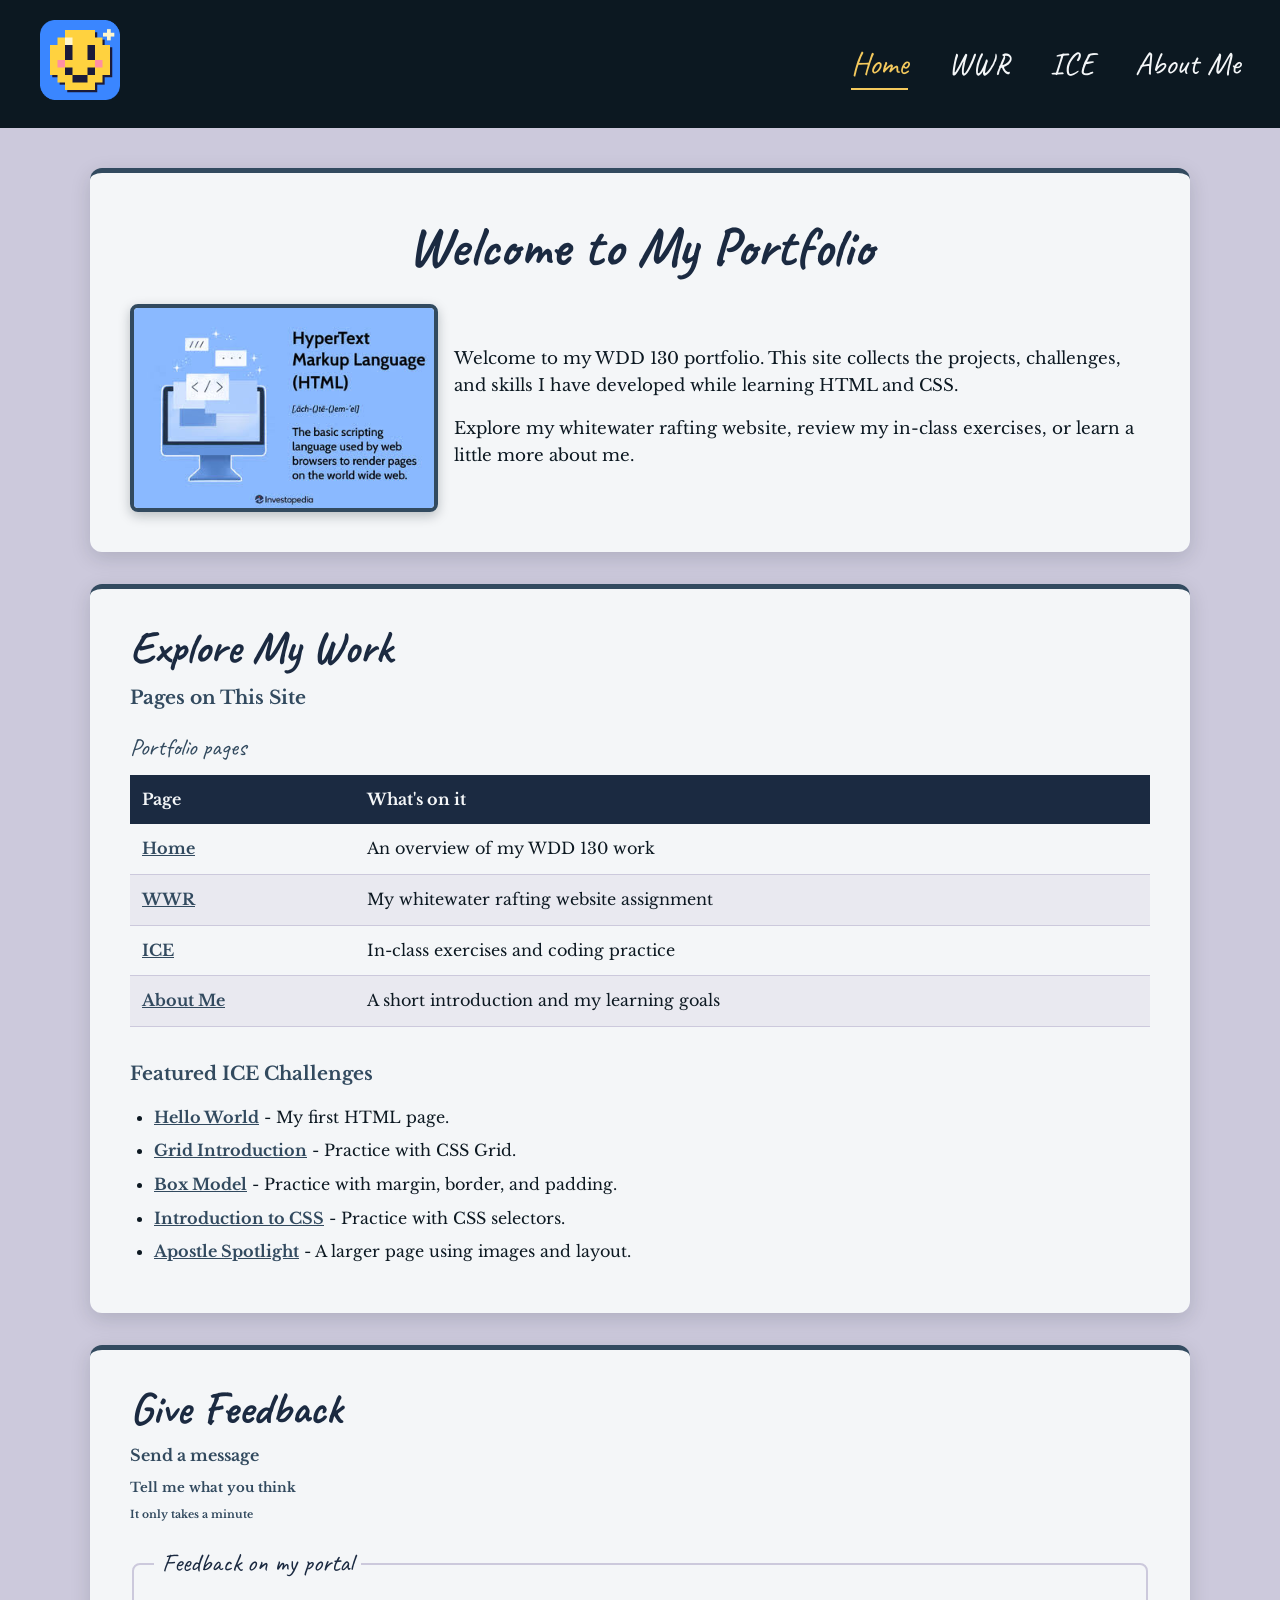
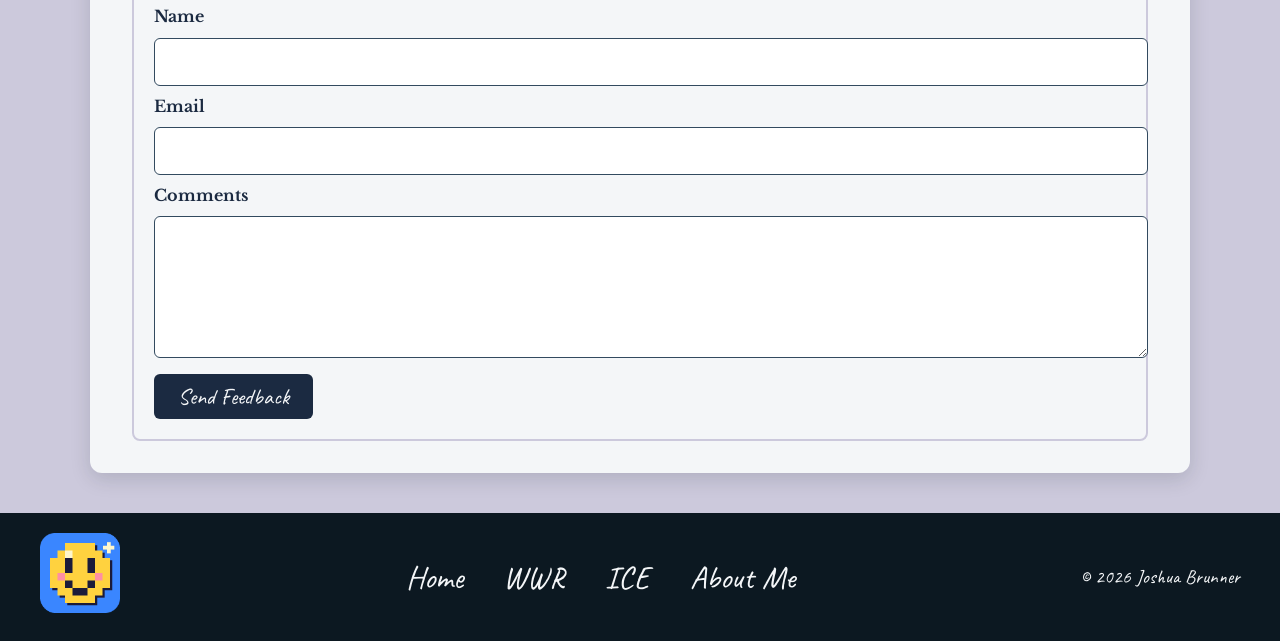
<file: index.html>
<!DOCTYPE html>
<html lang="en">
<head>
    <meta charset="UTF-8">
    <meta name="viewport" content="width=device-width, initial-scale=1.0">
    <link rel="stylesheet" href="styles/portal-page-style.css">
    <link rel="preconnect" href="https://fonts.googleapis.com">
    <link rel="preconnect" href="https://fonts.gstatic.com" crossorigin>
    <link href="https://fonts.googleapis.com/css2?family=Caveat:wght@400..700&family=Libre+Baskerville:ital,wght@0,400..700;1,400..700&display=swap" rel="stylesheet">
    <title>Joshua's WDD 130 Portfolio</title>
</head>
<body>
    <header class="bar">
        <a href="index.html">
            <img class="logo" src="images/logo3.png" width="250" height="250" alt="Joshua's portfolio logo">
        </a>
        <nav class="navigation" aria-label="Main navigation">
            <ul class="nav-list">
                <li><a href="index.html" aria-current="page">Home</a></li>
                <li><a href="wwr/">WWR</a></li>
                <li><a href="ice/ice.html">ICE</a></li>
                <li><a href="about-me.html">About Me</a></li>
            </ul>
        </nav>
    </header>

    <main>
        <section id="mainparagraph" aria-labelledby="welcome-heading">
            <h1 id="welcome-heading">Welcome to My Portfolio</h1>
            <img class="welcome-image" src="images/idk.jpg" alt="Illustration explaining HTML and web development">
            <div>
                <p>Welcome to my WDD 130 portfolio. This site collects the projects, challenges, and skills I have developed while learning HTML and CSS.</p>
                <p>Explore my whitewater rafting website, review my in-class exercises, or learn a little more about me.</p>
            </div>
        </section>

        <section id="sitemap" aria-labelledby="sitemap-heading">
            <h2 id="sitemap-heading">Explore My Work</h2>
            <h3>Pages on This Site</h3>
            <table>
                <caption>Portfolio pages</caption>
                <thead>
                    <tr>
                        <th scope="col">Page</th>
                        <th scope="col">What's on it</th>
                    </tr>
                </thead>
                <tbody>
                    <tr>
                        <td><a href="index.html">Home</a></td>
                        <td>An overview of my WDD 130 work</td>
                    </tr>
                    <tr>
                        <td><a href="wwr/">WWR</a></td>
                        <td>My whitewater rafting website assignment</td>
                    </tr>
                    <tr>
                        <td><a href="ice/ice.html">ICE</a></td>
                        <td>In-class exercises and coding practice</td>
                    </tr>
                    <tr>
                        <td><a href="about-me.html">About Me</a></td>
                        <td>A short introduction and my learning goals</td>
                    </tr>
                </tbody>
            </table>

            <h3 class="project-heading">Featured ICE Challenges</h3>
            <ul class="project-list">
                <li><a href="ice/hello-world.html" target="_blank" rel="noopener">Hello World</a> - My first HTML page.</li>
                <li><a href="ice/grid-intro.html" target="_blank" rel="noopener">Grid Introduction</a> - Practice with CSS Grid.</li>
                <li><a href="ice/box-model.html" target="_blank" rel="noopener">Box Model</a> - Practice with margin, border, and padding.</li>
                <li><a href="ice/intro-to-css.html" target="_blank" rel="noopener">Introduction to CSS</a> - Practice with CSS selectors.</li>
                <li><a href="ice/apostle_spotlight/apostles.html" target="_blank" rel="noopener">Apostle Spotlight</a> - A larger page using images and layout.</li>
            </ul>
        </section>

        <section id="feedback" aria-labelledby="feedback-heading">
            <h2 id="feedback-heading">Give Feedback</h2>
            <h4>Send a message</h4>
            <h5>Tell me what you think</h5>
            <h6>It only takes a minute</h6>
            <form action="index.html" method="get">
                <fieldset>
                    <legend>Feedback on my portal</legend>
                    <label for="name">Name</label>
                    <input type="text" id="name" name="name" required>
                    <label for="email">Email</label>
                    <input type="email" id="email" name="email" required>
                    <label for="comments">Comments</label>
                    <textarea id="comments" name="comments" required></textarea>
                    <button type="submit">Send Feedback</button>
                </fieldset>
            </form>
        </section>
    </main>

    <footer class="bar">
        <a href="index.html">
            <img class="logo" src="images/logo3.png" width="250" height="250" alt="Joshua's portfolio logo">
        </a>
        <nav class="navigation" aria-label="Footer navigation">
            <ul class="nav-list">
                <li><a href="index.html">Home</a></li>
                <li><a href="wwr/">WWR</a></li>
                <li><a href="ice/ice.html">ICE</a></li>
                <li><a href="about-me.html">About Me</a></li>
            </ul>
        </nav>
        <p id="year">&copy; 2026 Joshua Brunner</p>
    </footer>
</body>
</html>
</file>
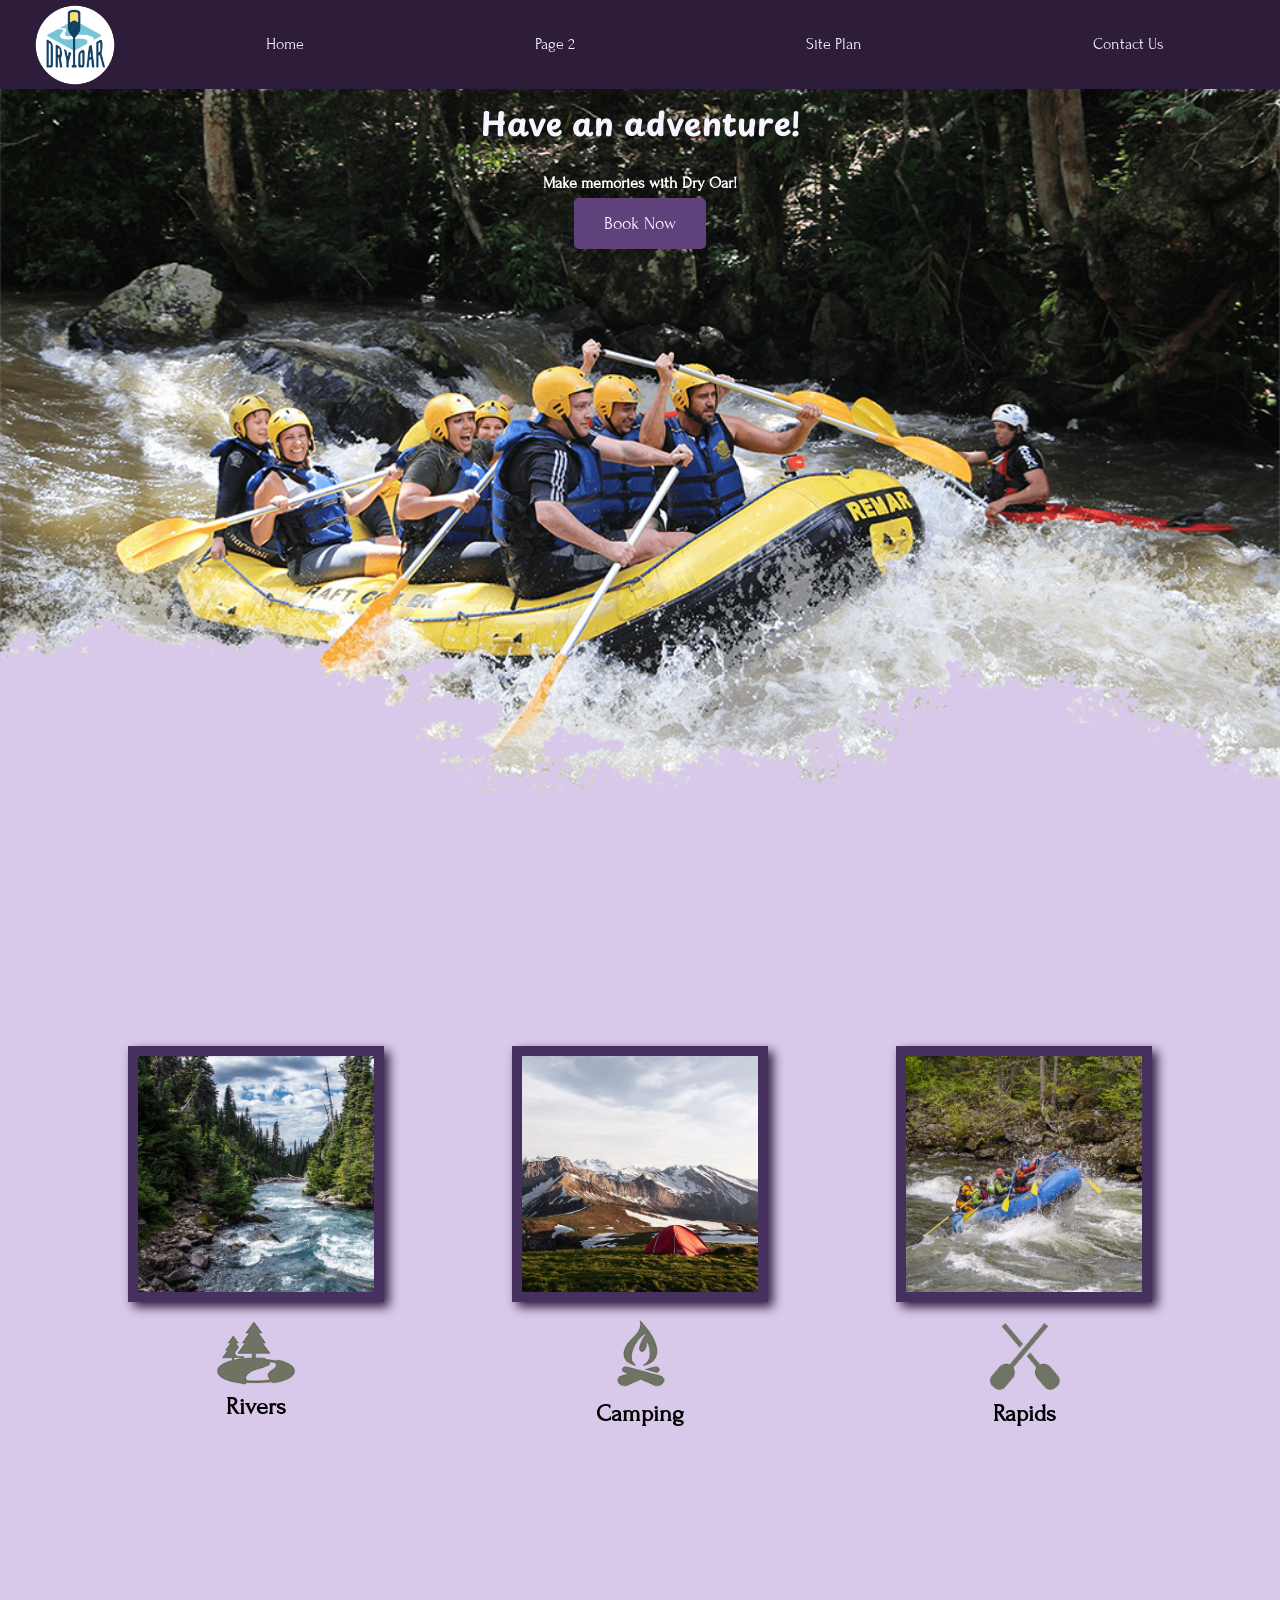
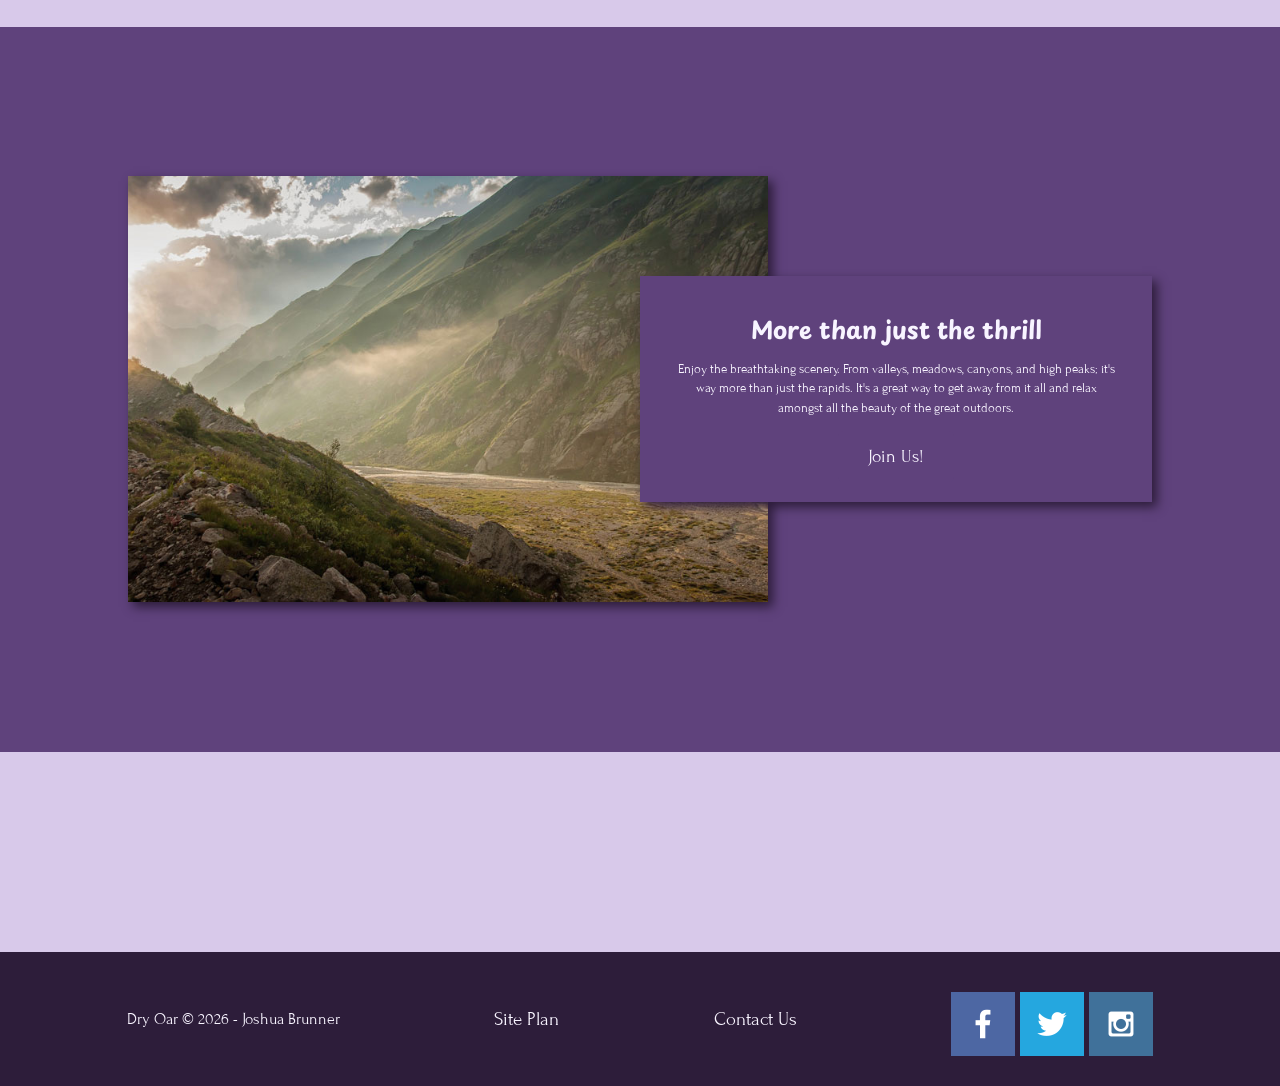
<file: wwr/index.html>
<!DOCTYPE html>
<html lang="en">
<head>
    <meta charset="UTF-8">
    <meta name="viewport" content="width=device-width, initial-scale=1.0">
    <title>Whitewater Rafting Vacations | Dry Oar Boating | Home</title>
    <link rel="stylesheet" href="styles/style.css">
</head>
<body>
    <div id="content">
        <header> 
            <a id="logo_link" href="index.html">
                <img class="logo" src="images/logo.png" alt="Dry Oar Logo">
            </a>
            <nav>
                <a href="index.html">Home</a>
                <a href="#">Page 2</a>
                <a href="site-plan-rafting.html">Site Plan</a>
                <a href="contactus.html">Contact Us</a>
            </nav>
        </header>

        <div id="hero"> 
            <div id="hero-box">
                <img id="hero-img" src="images/hero.png" alt="People Enjoy Rafting">
            </div>
            <section id="hero-msg">
                <h1 class="home-title">Have an adventure!</h1>
                <h4>Make memories with Dry Oar!</h4>
                <div class="button-box">
                    <a class="book" href="contactus.html">Book Now</a>
                </div>
            </section>
        </div>
        <main class="home-grid"> 
            <section class="rivers-card">
                <img class="card-img" src="images/rivers.jpg" alt="river in forest">
                <img class="icon" src="images/river_icon.png" alt="river icon">
                <h2>Rivers</h2>
            </section>
            <section class="camping-card">
                <img class="card-img" src="images/camping.jpg" alt="tent in mountains">
                <img class="icon" src="images/fire_icon.png" alt="fire icon">
                <h2>Camping</h2>
            </section>
            <section class="rapids-card">
                <img class="card-img" src="images/rapids.jpg" alt="rafting boat">
                <img class="icon" src="images/oars.png" alt="oars icon">
                <h2>Rapids</h2>
            </section>
            <div id="background"></div>
            <img class="mountains" src="images/mountains.jpg" alt="Misty mountains">
            <section class="msg">
                <h2>More than just the thrill</h2>
                <p>Enjoy the breathtaking scenery. From valleys, meadows, canyons, and high peaks; it's way more than just the rapids. It's a great way to get away from it all and relax amongst all the beauty of the great outdoors.</p>
                <a class="join" href="rivers.html">Join Us!</a>
            </section>
        </main>
        <footer>
            <p>Dry Oar &copy; 2026 - Joshua Brunner</p>
            <p><a href="site-plan-rafting.html">Site Plan</a></p>
            <p><a href="contactus.html">Contact Us</a></p>
            <div class="social">
                <a href="https://facebook.com" target="_blank">
                    <img src="images/facebook.png" alt="fb icon">
                </a>
                <a href="https://twitter.com" target="_blank">
                    <img src="images/twitter.png" alt="twitter icon">
                </a>
                <a href="https://instagram.com" target="_blank">
                    <img src="images/instagram.png" alt="instagram icon">
                </a>
            </div>
        </footer>
    </div>
</body>
</html>
</file>
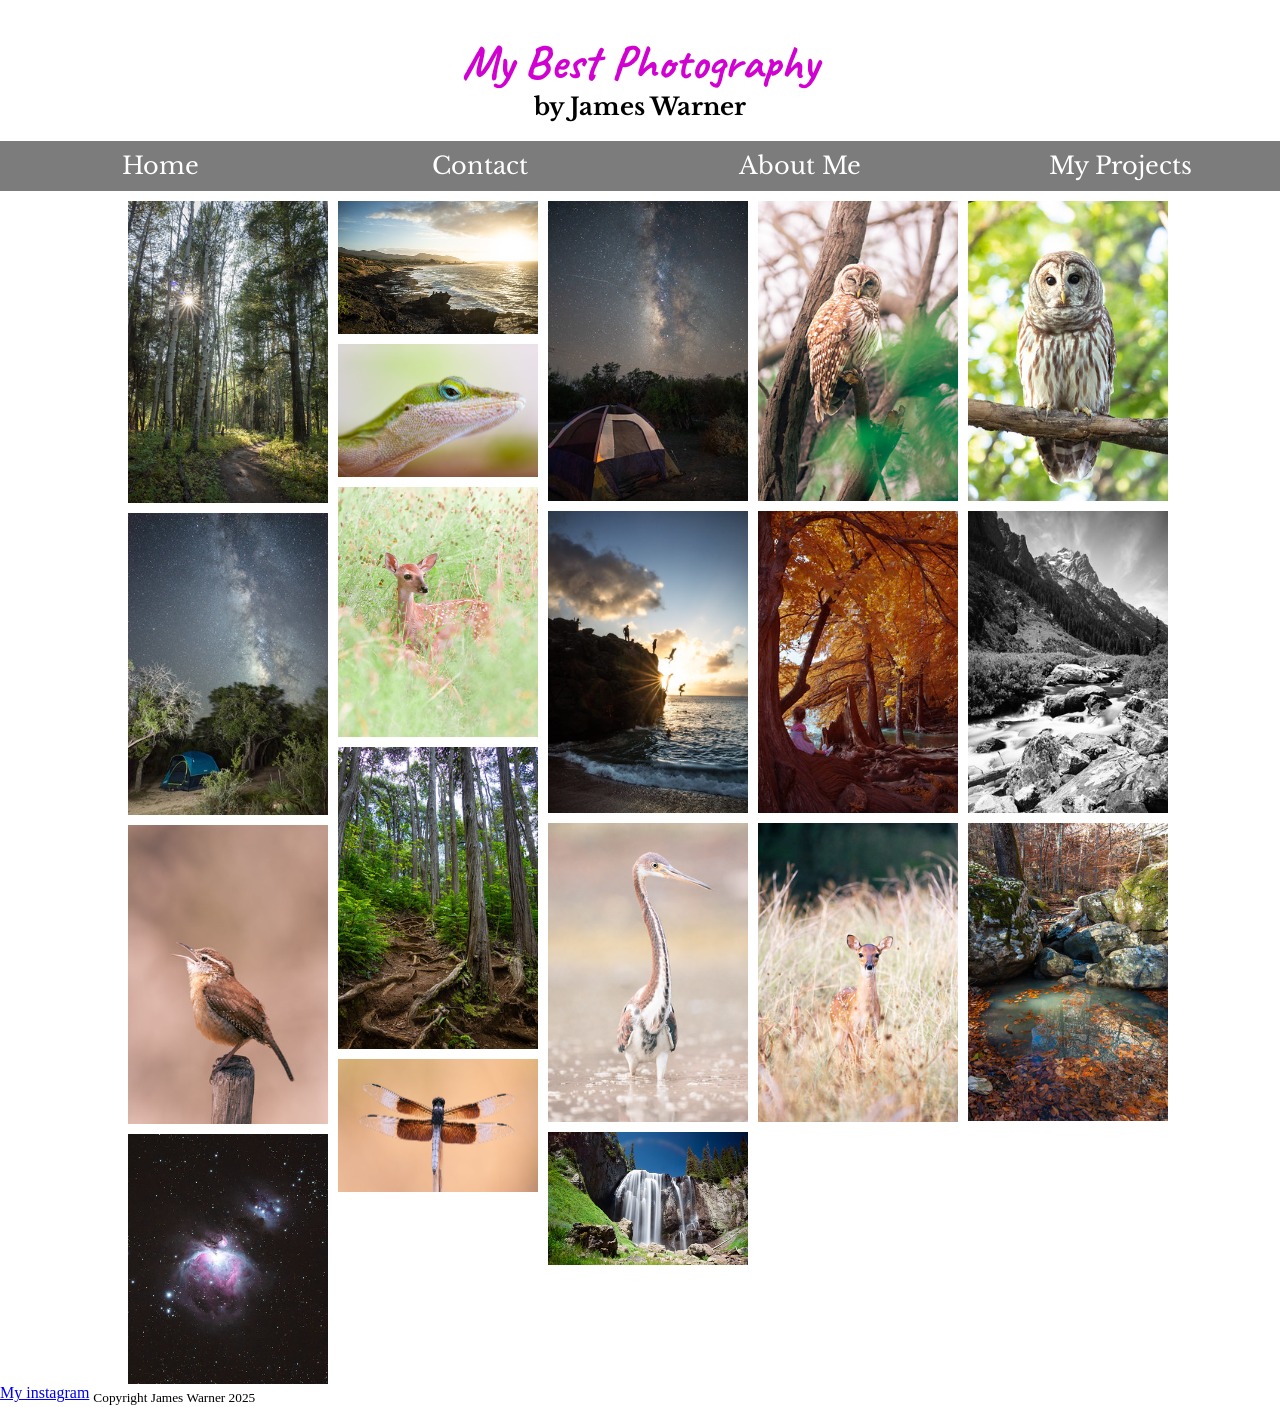
<file: ice/portfolio-starter-code/index.html>
<!--Don't touch the HTML for this activity!-->
<!DOCTYPE html>
<html lang="en">
<head>
    <title>James Warner Photography</title>
    <link rel="stylesheet" href="css/index.css">
</head>
<body>
    <header>
        <h1>My Best Photography</h1>
        <h2>by James Warner</h2>
    </header>
    <nav>
        <a href="index.html">Home</a>
        <a href="html/contact.html">Contact</a>
        <a href="html/about-me.html">About Me</a>
        <a href="html/my-projects.html">My Projects</a>
    </nav>
    <div id="img-container">
        <img src="images/img1.jpg" alt="photography by james warner">
        <img src="images/img2.jpg" alt="photography by james warner">
        <img src="images/img3.jpg" alt="photography by james warner">
        <img src="images/img4.jpg" alt="photography by james warner">
        <img src="images/img5.jpg" alt="photography by james warner">
        <img src="images/img6.jpg" alt="photography by james warner">
        <img src="images/img7.jpg" alt="photography by james warner">
        <img src="images/img8.jpg" alt="photography by james warner">
        <img src="images/img9.jpg" alt="photography by james warner">
        <img src="images/img10.jpg" alt="photography by james warner">
        <img src="images/img11.jpg" alt="photography by james warner">
        <img src="images/img12.jpg" alt="photography by james warner">
        <img src="images/img13.jpg" alt="photography by james warner">
        <img src="images/img14.jpg" alt="photography by james warner">
        <img src="images/img15.jpg" alt="photography by james warner">
        <img src="images/img16.jpg" alt="photography by james warner">
        <img src="images/img17.jpg" alt="photography by james warner">
        <img src="images/img18.jpg" alt="photography by james warner">
        <img src="images/img19.jpg" alt="photography by james warner">
    </div>
    <footer>
        <a href="https://www.instagram.com">My instagram</a>
        <sub>Copyright James Warner 2025</sub>
    </footer>
</body>
</html>
</file>
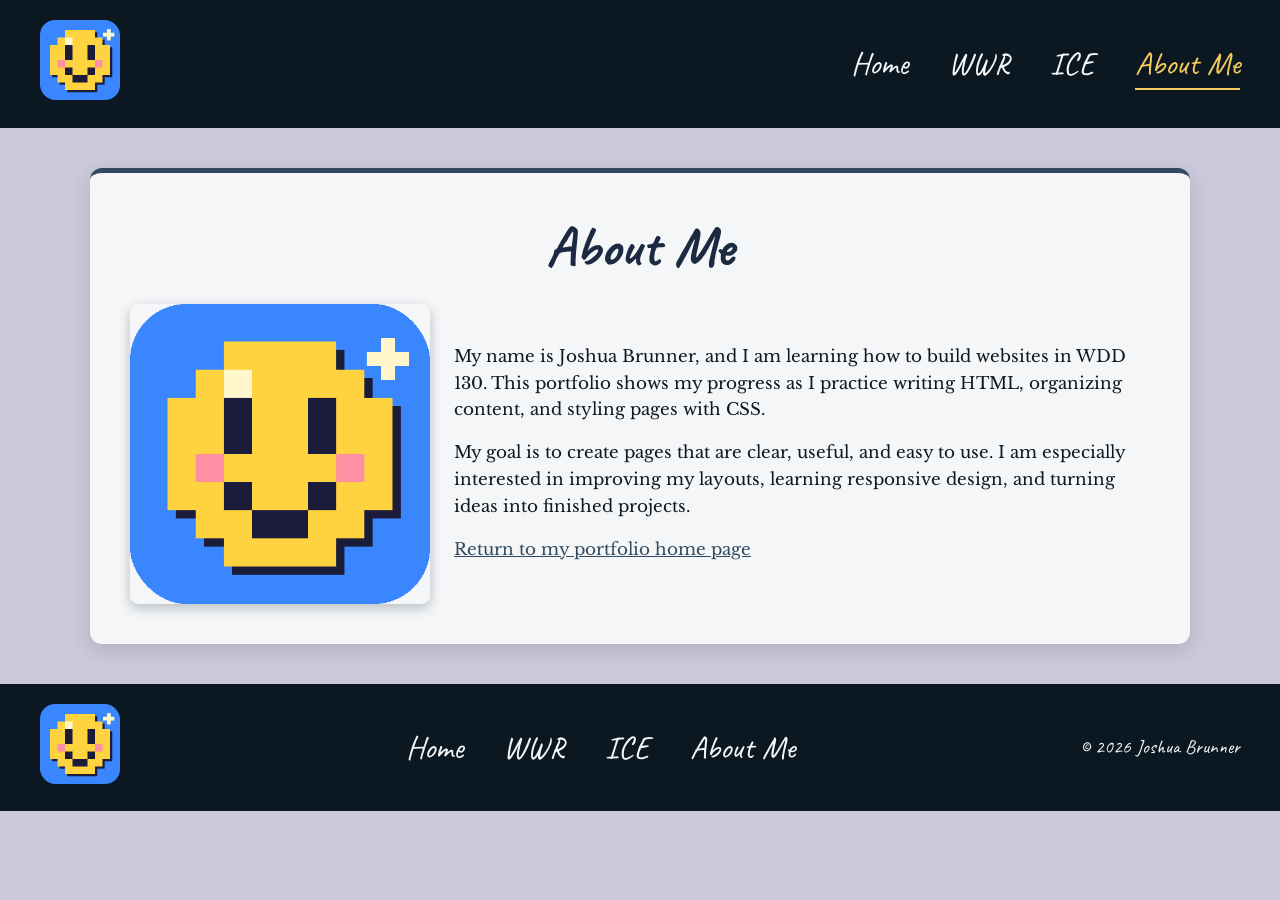
<file: about-me.html>
<!DOCTYPE html>
<html lang="en">
<head>
    <meta charset="UTF-8">
    <meta name="viewport" content="width=device-width, initial-scale=1.0">
    <link rel="stylesheet" href="styles/portal-page-style.css">
    <link rel="preconnect" href="https://fonts.googleapis.com">
    <link rel="preconnect" href="https://fonts.gstatic.com" crossorigin>
    <link href="https://fonts.googleapis.com/css2?family=Caveat:wght@400..700&family=Libre+Baskerville:ital,wght@0,400..700;1,400..700&display=swap" rel="stylesheet">
    <title>About Joshua | WDD 130 Portfolio</title>
</head>
<body>
    <header class="bar">
        <a href="index.html">
            <img class="logo" src="images/logo3.png" width="250" height="250" alt="Joshua's portfolio logo">
        </a>
        <nav class="navigation" aria-label="Main navigation">
            <ul class="nav-list">
                <li><a href="index.html">Home</a></li>
                <li><a href="wwr/">WWR</a></li>
                <li><a href="ice/ice.html">ICE</a></li>
                <li><a href="about-me.html" aria-current="page">About Me</a></li>
            </ul>
        </nav>
    </header>

    <main>
        <section id="mainparagraph" aria-labelledby="about-heading">
            <h1 id="about-heading">About Me</h1>
            <img src="images/logo3.png" alt="Joshua's portfolio logo">
            <div>
                <p>My name is Joshua Brunner, and I am learning how to build websites in WDD 130. This portfolio shows my progress as I practice writing HTML, organizing content, and styling pages with CSS.</p>
                <p>My goal is to create pages that are clear, useful, and easy to use. I am especially interested in improving my layouts, learning responsive design, and turning ideas into finished projects.</p>
                <p><a href="index.html">Return to my portfolio home page</a></p>
            </div>
        </section>
    </main>

    <footer class="bar">
        <a href="index.html">
            <img class="logo" src="images/logo3.png" width="250" height="250" alt="Joshua's portfolio logo">
        </a>
        <nav class="navigation" aria-label="Footer navigation">
            <ul class="nav-list">
                <li><a href="index.html">Home</a></li>
                <li><a href="wwr/">WWR</a></li>
                <li><a href="ice/ice.html">ICE</a></li>
                <li><a href="about-me.html">About Me</a></li>
            </ul>
        </nav>
        <p id="year">&copy; 2026 Joshua Brunner</p>
    </footer>
</body>
</html>
</file>
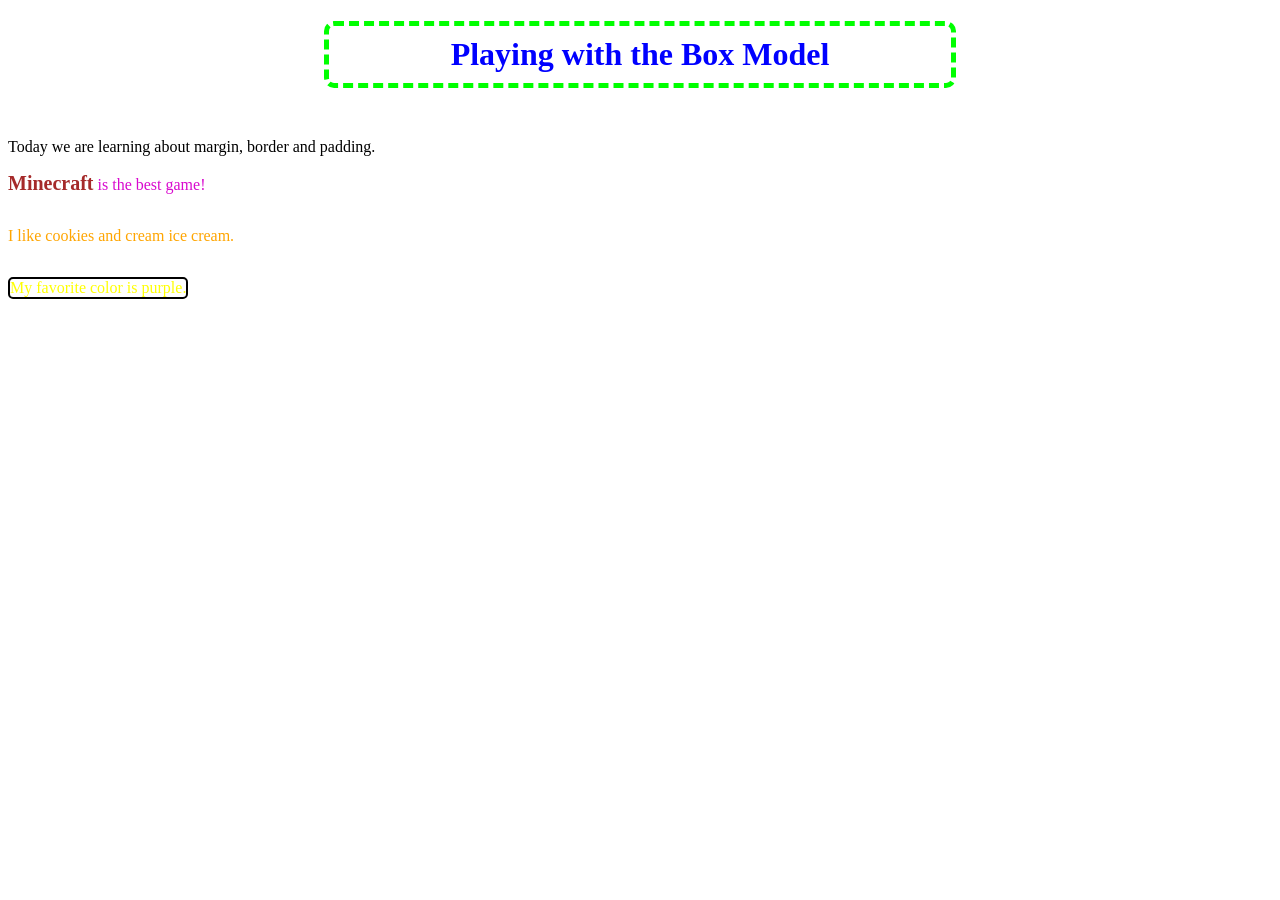
<file: ice/box-model.html>
<!DOCTYPE html>
<html lang="en">
<head>
    <meta charset="UTF-8">
    <meta name="viewport" content="width=device-width, initial-scale=1.0">
    <title>Document</title>
    <link rel="stylesheet" href="../styles/box-model.css">
</head>
<body>
    <h1>
        Playing with the Box Model
    </h1>
    <p>
        Today we are learning about margin, border and padding.
    </p>
    <p id="best-game">
        <span>Minecraft</span> is the best game!
    </p>
    <p class="interests">
        I like cookies and cream ice cream.
    </p>
    <div>
        <p class="interests">My favorite color is purple.</p>
    </div>
</body>
</html>
</file>
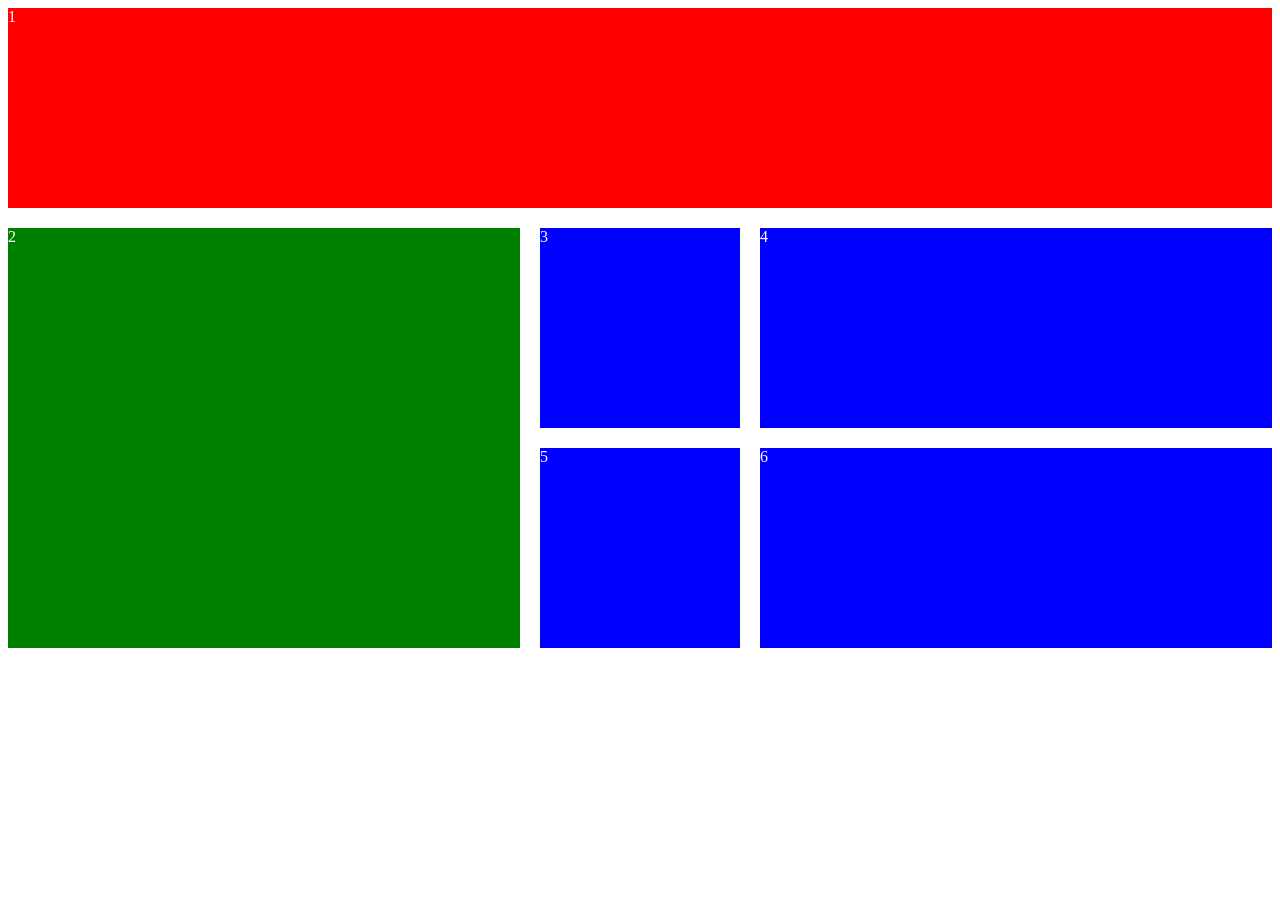
<file: ice/grid-intro.html>
<!DOCTYPE html>
<html lang="en">
<head>
    <meta charset="UTF-8">
    <meta name="viewport" content="width=device-width, initial-scale=1.0">
    <title>Document</title>
    <style>
        div {
            height: 200px;
            background-color: blue;
            color: white;
        }

        body {
            display: grid;
            grid-template-columns: 1fr 200px 1fr;
            gap: 20px;
        }

        #first-div {
            background-color: red;
            grid-column: 1 / 4;
        }

        div:nth-child(2) {
            background-color: green;
            grid-row: 2 / 4;
            height: 100%;
        }

    </style>
</head>
<body>
    <div id="first-div">1</div>
    <div>2</div>
    <div>3</div>
    <div>4</div>
    <div>5</div>
    <div>6</div>
    
    
</body>
</html>
</file>
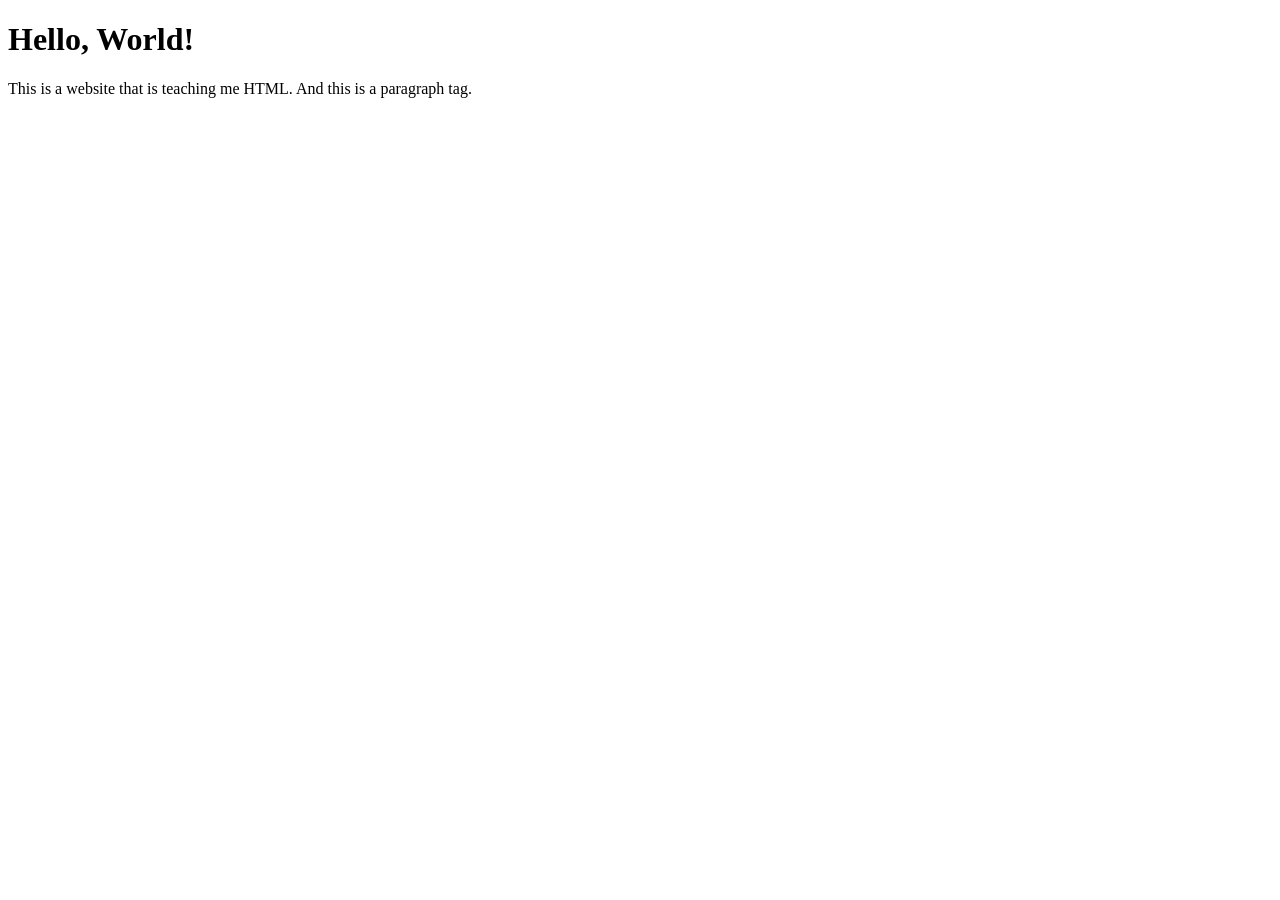
<file: ice/hello-world.html>
<!DOCTYPE html>
<html>
    <head>
        <title>My Wonderful Website</title>
    </head>
    <body>
        <h1>Hello, World!</h1>
        <p>This is a website that is teaching me HTML. And this is a paragraph tag.
        </p>
        <!--This is how you make a comment -->
        <!--
        Penguin go crazy.
        .--.
       |o_o |
       |:_/ |
      //   \ \
     (|     | )
    /'\_   _/`\
    \___)=(___/
-->
    </body>
</html>
</file>
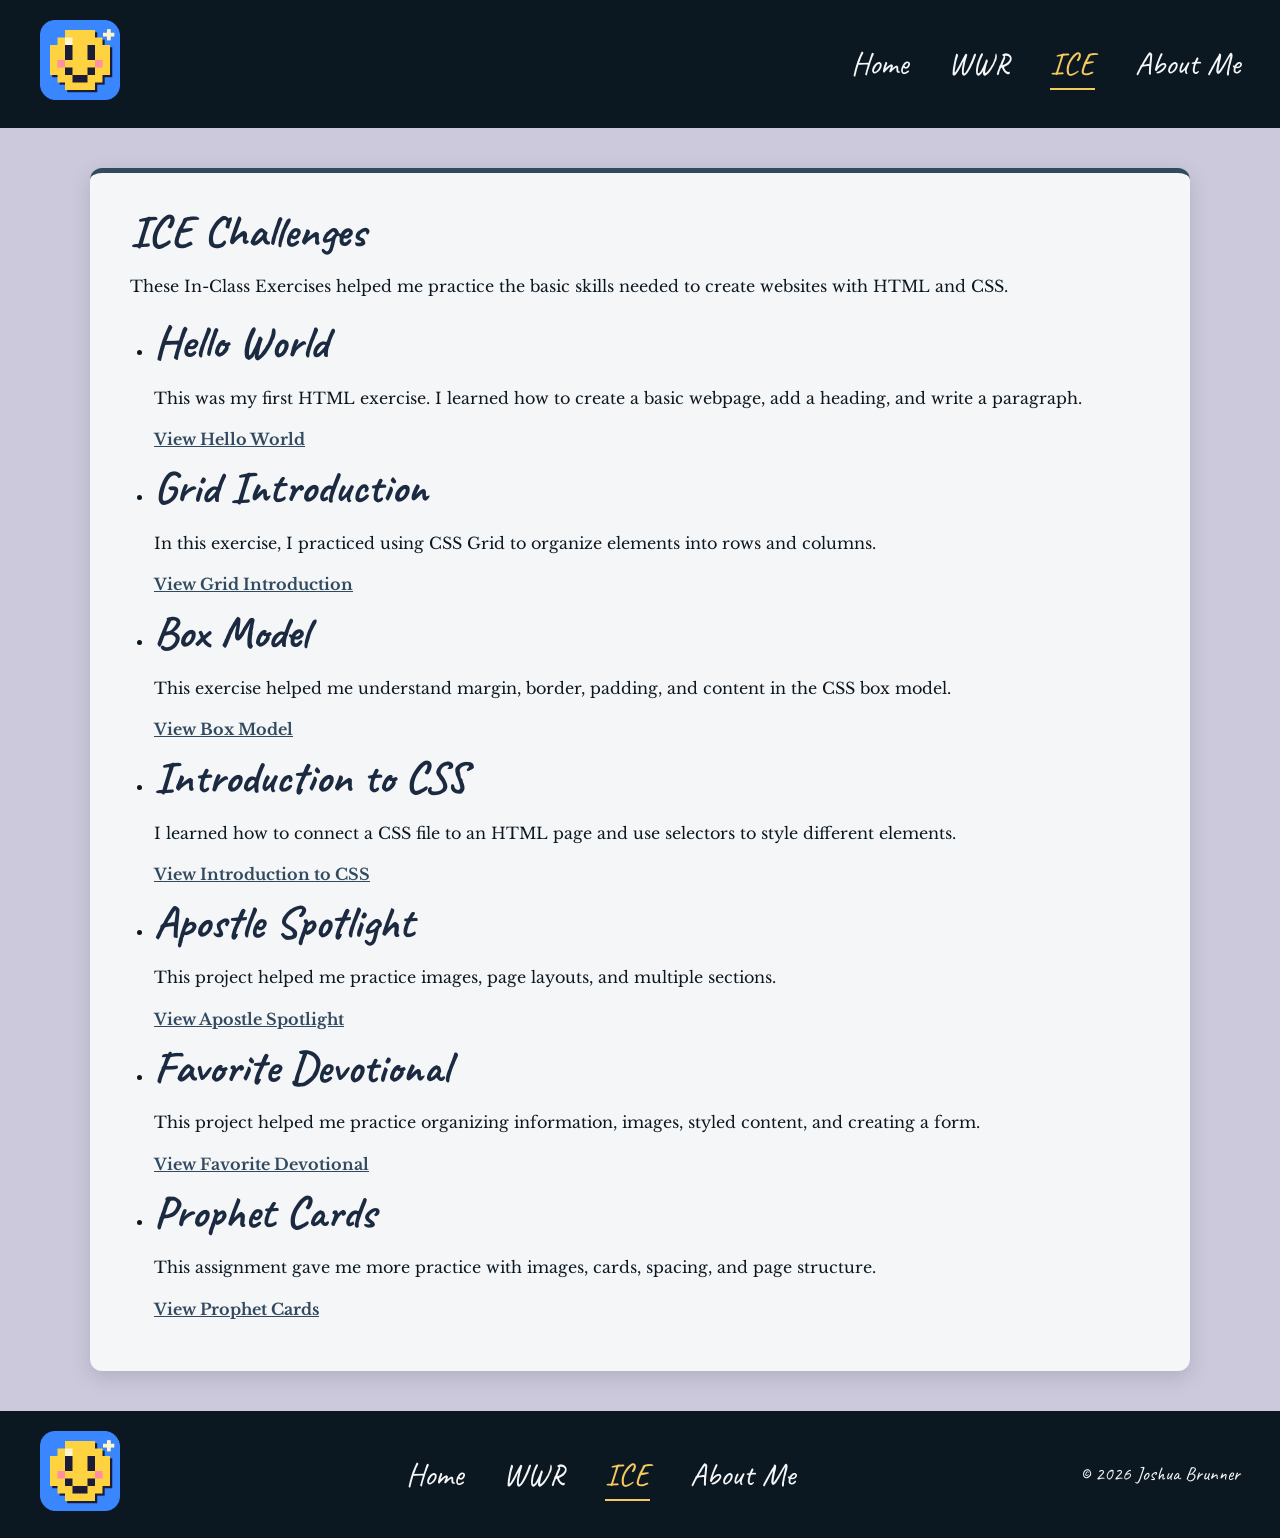
<file: ice/ice.html>
<!DOCTYPE html>
<html lang="en">
<head>
    <meta charset="UTF-8">
    <meta name="viewport" content="width=device-width, initial-scale=1.0">

    <link rel="stylesheet" href="../styles/portal-page-style.css">

    <link rel="preconnect" href="https://fonts.googleapis.com">
    <link rel="preconnect" href="https://fonts.gstatic.com" crossorigin>

    <link
        href="https://fonts.googleapis.com/css2?family=Caveat:wght@400..700&family=Libre+Baskerville:ital,wght@0,400..700;1,400..700&display=swap"
        rel="stylesheet"
    >

    <title>ICE Challenges | Joshua's WDD 130 Portfolio</title>
</head>

<body>
    <header class="bar">
        <a href="../index.html">
            <img
                class="logo"
                src="../images/logo3.png"
                width="250"
                height="250"
                alt="Joshua's portfolio logo"
            >
        </a>

        <nav class="navigation" aria-label="Main navigation">
            <ul class="nav-list">
                <li>
                    <a href="../index.html">Home</a>
                </li>

                <li>
                    <a href="../wwr/">WWR</a>
                </li>

                <li>
                    <a href="ice.html" aria-current="page">ICE</a>
                </li>

                <li>
                    <a href="../about-me.html">About Me</a>
                </li>
            </ul>
        </nav>
    </header>

    <main>
        <section id="sitemap">
            <h1>ICE Challenges</h1>

            <p>
                These In-Class Exercises helped me practice the basic skills
                needed to create websites with HTML and CSS.
            </p>

            <ul class="project-list">
                <li>
                    <h2>Hello World</h2>

                    <p>
                        This was my first HTML exercise. I learned how to create
                        a basic webpage, add a heading, and write a paragraph.
                    </p>

                    <a
                        href="hello-world.html"
                        target="_blank"
                        rel="noopener"
                    >
                        View Hello World
                    </a>
                </li>

                <li>
                    <h2>Grid Introduction</h2>

                    <p>
                        In this exercise, I practiced using CSS Grid to organize
                        elements into rows and columns.
                    </p>

                    <a
                        href="grid-intro.html"
                        target="_blank"
                        rel="noopener"
                    >
                        View Grid Introduction
                    </a>
                </li>

                <li>
                    <h2>Box Model</h2>

                    <p>
                        This exercise helped me understand margin, border,
                        padding, and content in the CSS box model.
                    </p>

                    <a
                        href="box-model.html"
                        target="_blank"
                        rel="noopener"
                    >
                        View Box Model
                    </a>
                </li>

                <li>
                    <h2>Introduction to CSS</h2>

                    <p>
                        I learned how to connect a CSS file to an HTML page and
                        use selectors to style different elements.
                    </p>

                    <a
                        href="intro-to-css.html"
                        target="_blank"
                        rel="noopener"
                    >
                        View Introduction to CSS
                    </a>
                </li>

                <li>
                    <h2>Apostle Spotlight</h2>

                    <p>
                        This project helped me practice images, page layouts, and multiple sections.
                    </p>

                    <a
                        href="apostle_spotlight/apostles.html"
                        target="_blank"
                        rel="noopener"
                    >
                        View Apostle Spotlight
                    </a>
                </li>

                <li>
                    <h2>Favorite Devotional</h2>

                    <p>
                        This project helped me practice organizing information, images, styled content, and creating a form.
                    </p>

                    <a
                        href="favorite_devo/favorite_devo/favdevo.html"
                        target="_blank"
                        rel="noopener"
                    >
                        View Favorite Devotional
                    </a>
                </li>

                <li>
                    <h2>Prophet Cards</h2>

                    <p>
                        This assignment gave me more practice with images, cards,
                        spacing, and page structure.
                    </p>

                    <a
                        href="prophet_cards/prophet_cards/oaks.html"
                        target="_blank"
                        rel="noopener"
                    >
                        View Prophet Cards
                    </a>
                </li>
            </ul>
        </section>
    </main>

    <footer class="bar">
        <a href="../index.html">
            <img
                class="logo"
                src="../images/logo3.png"
                width="250"
                height="250"
                alt="Joshua's portfolio logo"
            >
        </a>

        <nav class="navigation" aria-label="Footer navigation">
            <ul class="nav-list">
                <li>
                    <a href="../index.html">Home</a>
                </li>

                <li>
                    <a href="../wwr/">WWR</a>
                </li>

                <li>
                    <a href="ice.html" aria-current="page">ICE</a>
                </li>

                <li>
                    <a href="../about-me.html">About Me</a>
                </li>
            </ul>
        </nav>

        <p id="year">
            &copy; 2026 Joshua Brunner
        </p>
    </footer>
</body>
</html>
</file>
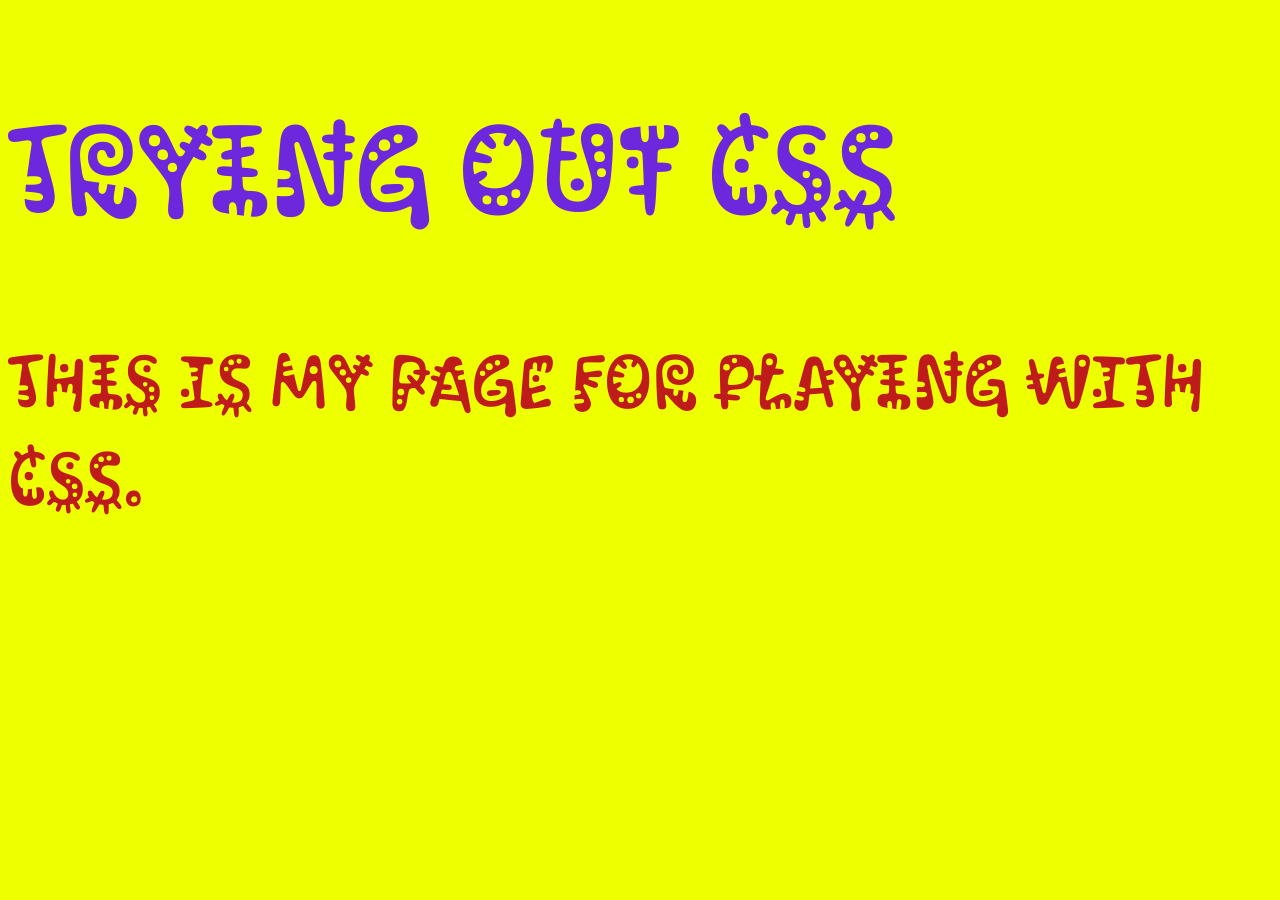
<file: ice/intro-to-css.html>
<!DOCTYPE html>
<html lang="en">
<head>
    <meta charset="UTF-8">
    <meta name="viewport" content="width=device-width, initial-scale=1.0">
    <title>This is my first CSS</title>
<style>
    @import url('https://fonts.googleapis.com/css2?family=Kablammo&display=swap');

/* This is a CSS comment */
body {
    background-color:#eeff00;
}

h1 {
    color:rgb(109, 39, 221);
    font-size: 125px;
    font-family: Kablammo;
}

p {
    color:rgb(192, 27, 27);
    font-size: 75px;
    font-family: Kablammo;
}
</style>

</head>
<body>
    <!--This is a html comment -->
    <h1>Trying out CSS </h1>
    <p>This is my page for playing with CSS.</p>

</body>
</html>
</file>
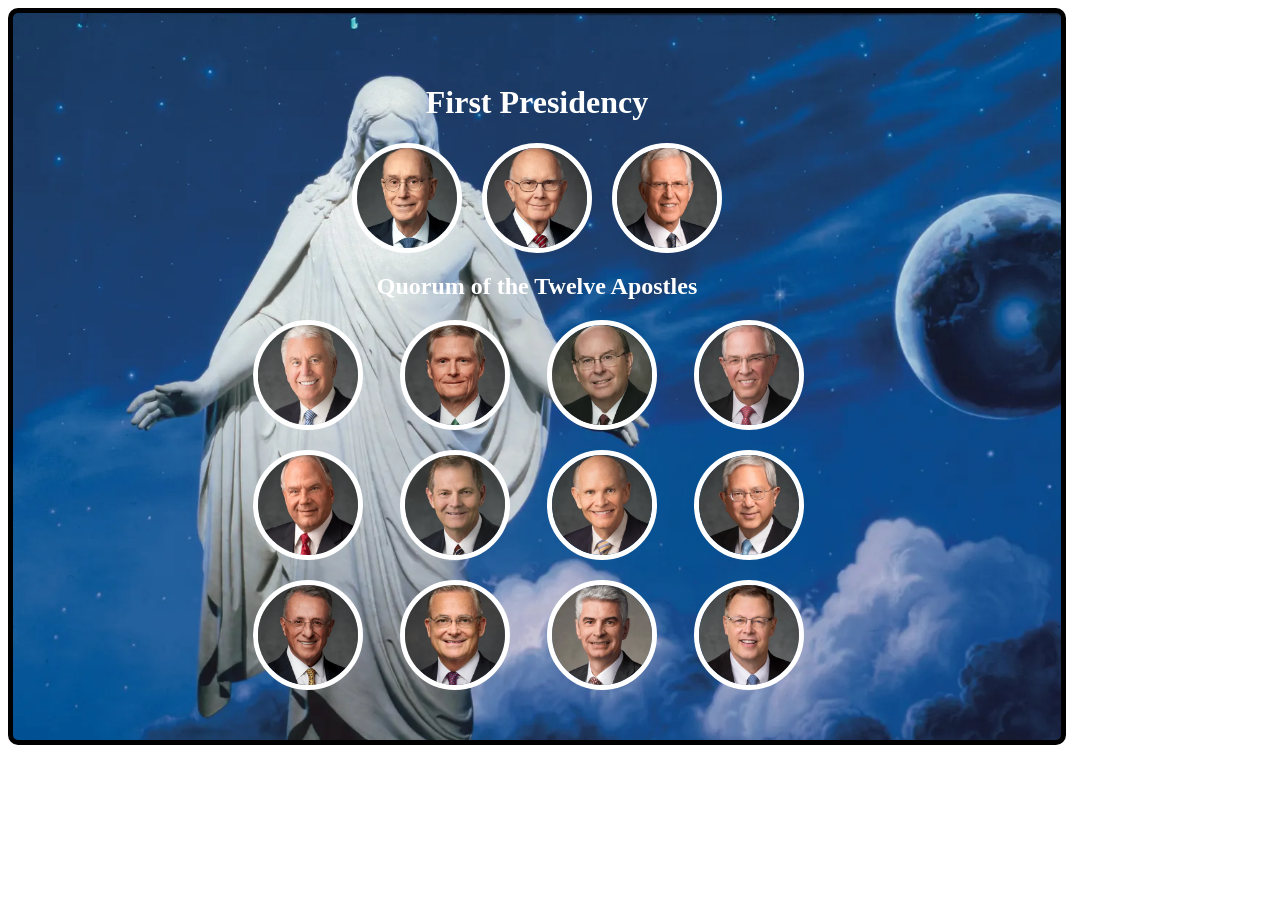
<file: ice/apostle_spotlight/apostles.html>
<!DOCTYPE html>
<html lang="en">
<head>
    <meta charset="UTF-8">
    <meta name="viewport" content="width=device-width, initial-scale=1.0">
    <title> Apostles Spotlights </title>
    <style>
        /* Insert styles here */

        body {
            display: flex;
            flex-direction: column;
            color: white;
            text-align: center;
            justify-content: center;
        }

        img {
            border-radius: 100%;
            border: 5px solid white;
            object-fit: cover;
            height: 100px;
            width: 100px;
        }

        #container {
            background-image: url('images/christus.webp');
            border-radius: 10px;
            border: 5px solid black;
            background-size: cover;
            padding: 50px;
            width: 75%;
        }

        #presidency {
            display: flex;
            justify-content: center;
            align-items: center;
            gap: 20px;
            
        }

        #apostles {
            display: grid;
            grid-template-columns: 1fr 1fr 1fr 1fr;
            gap: 20px;
            margin-left: 20%;
            margin-right: 20%;
            justify-content: center;   
        }

        img:hover {
            border-color: black;
        }

        


    </style>
</head>
<body>
    <!-- Insert HTML elements here -->

    <div id="container">
        <h1> First Presidency </h1>

        <div id="presidency">
            <img src="images/eyring.webp" alt="Elder Eyring">
            <img src="images/oaks.webp" alt="Elder Oaks">
            <img src="images/christofferson.webp" alt="Elder Christofferson">
        </div>

    <h2> Quorum of the Twelve Apostles </h2>

        <div id="apostles">
            <img src="images/uchtdorf.webp" alt="Elder Uchtdorf">
            <img src="images/bednar.webp" alt="Elder Bednar">
            <img src="images/cook.webp" alt="Elder Cook">
            <img src="images/anderson.webp" alt="Elder Anderson">
            <img src="images/rasband.webp" alt="Elder Rasband">
            <img src="images/stevenson.webp" alt="Elder Stevenson">
            <img src="images/renlund.webp" alt="Elder Renlund">
            <img src="images/gong.webp" alt="Elder Gong">
            <img src="images/soares.webp" alt="Elder Soares">
            <img src="images/kearon.webp" alt="Elder Kearon">
            <img src="images/causse.webp" alt="Elder Causse">
            <img src="images/gilbert.webp" alt="Elder Gilbert">
        </div> 

    </div>

</body>
</html>
</file>
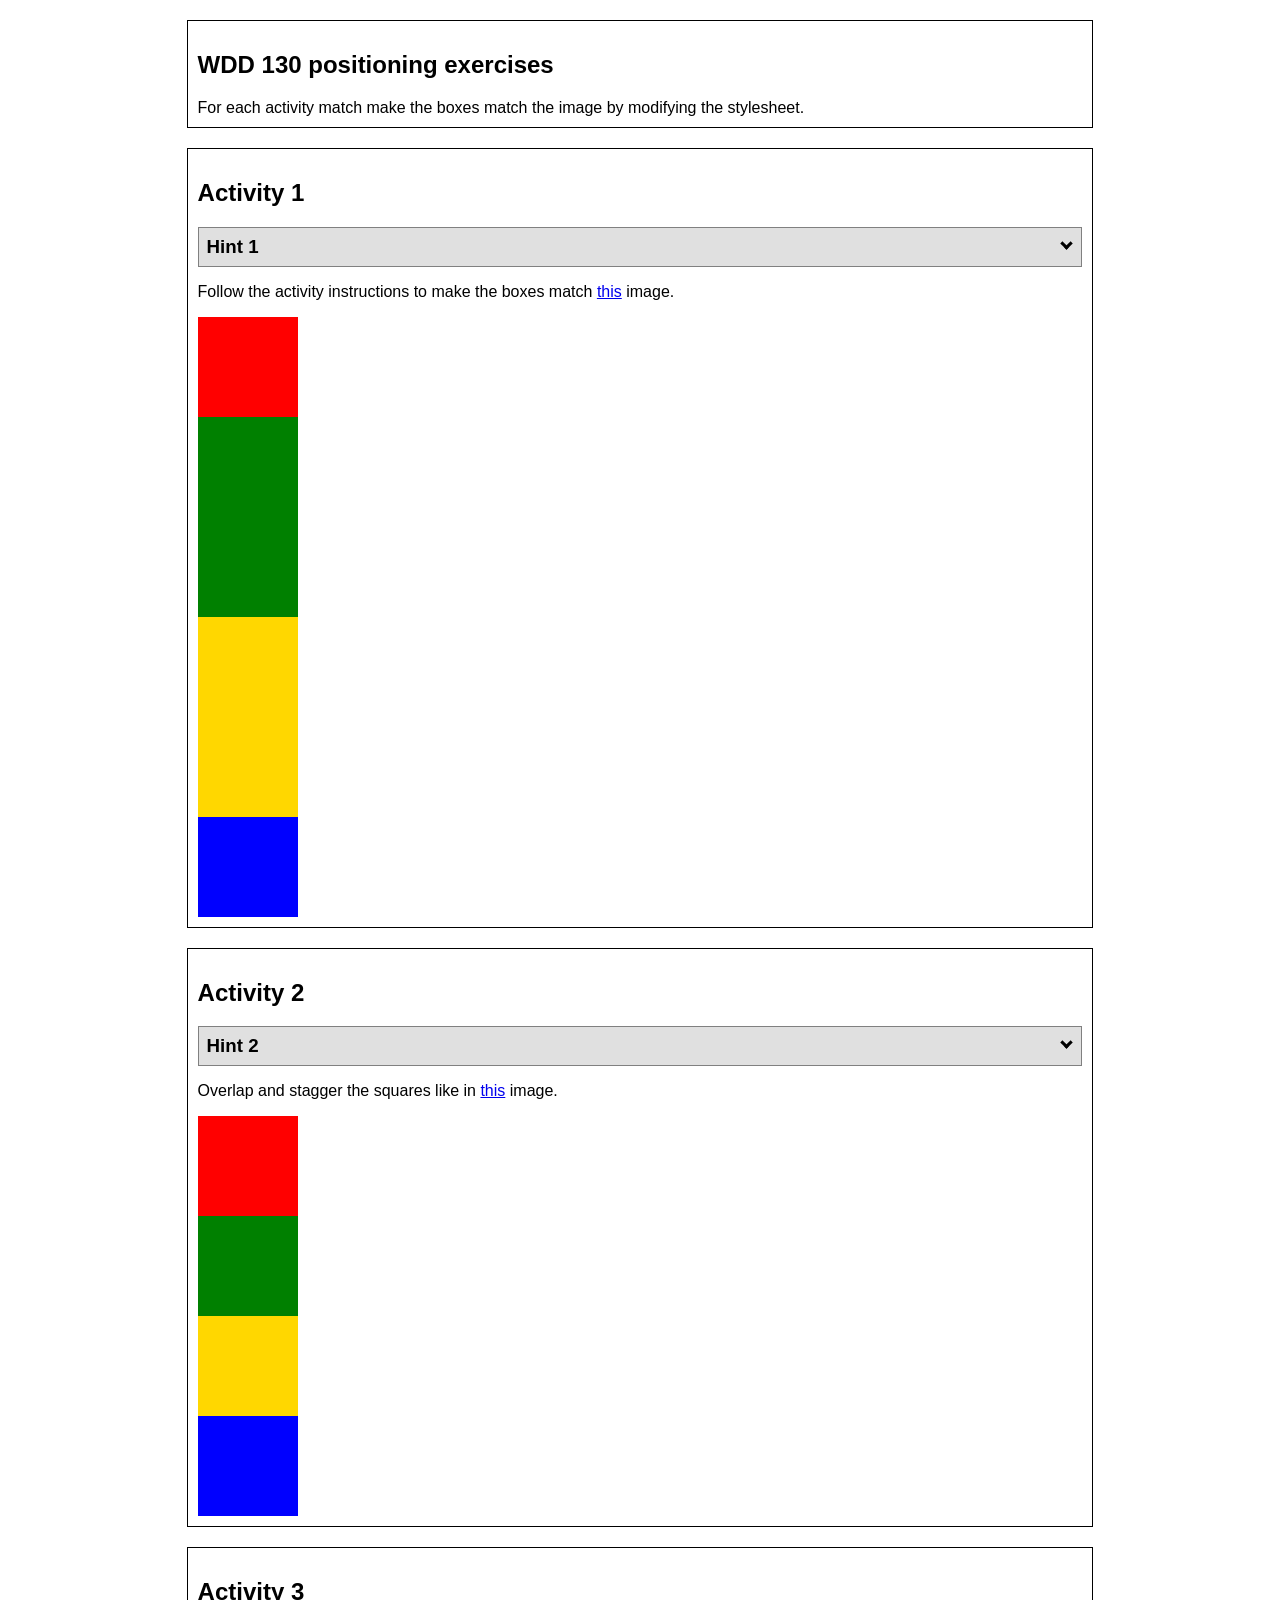
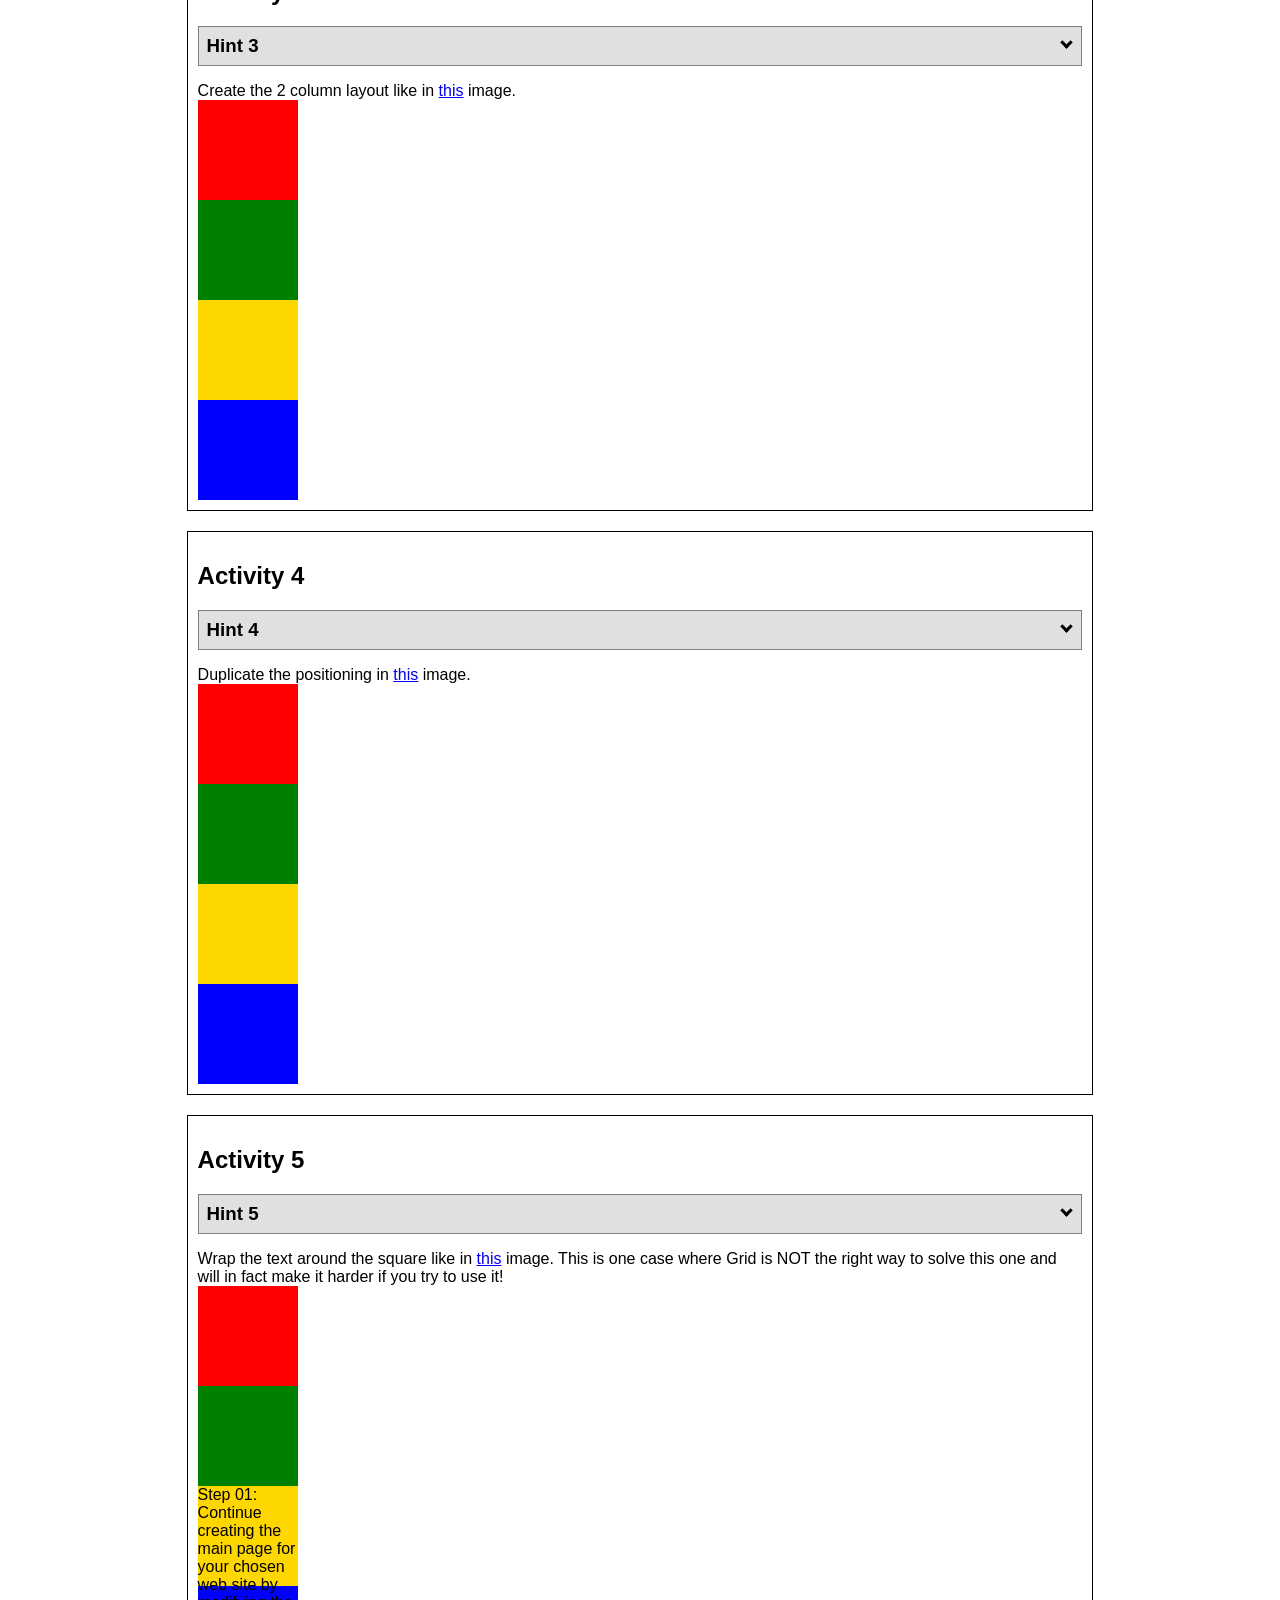
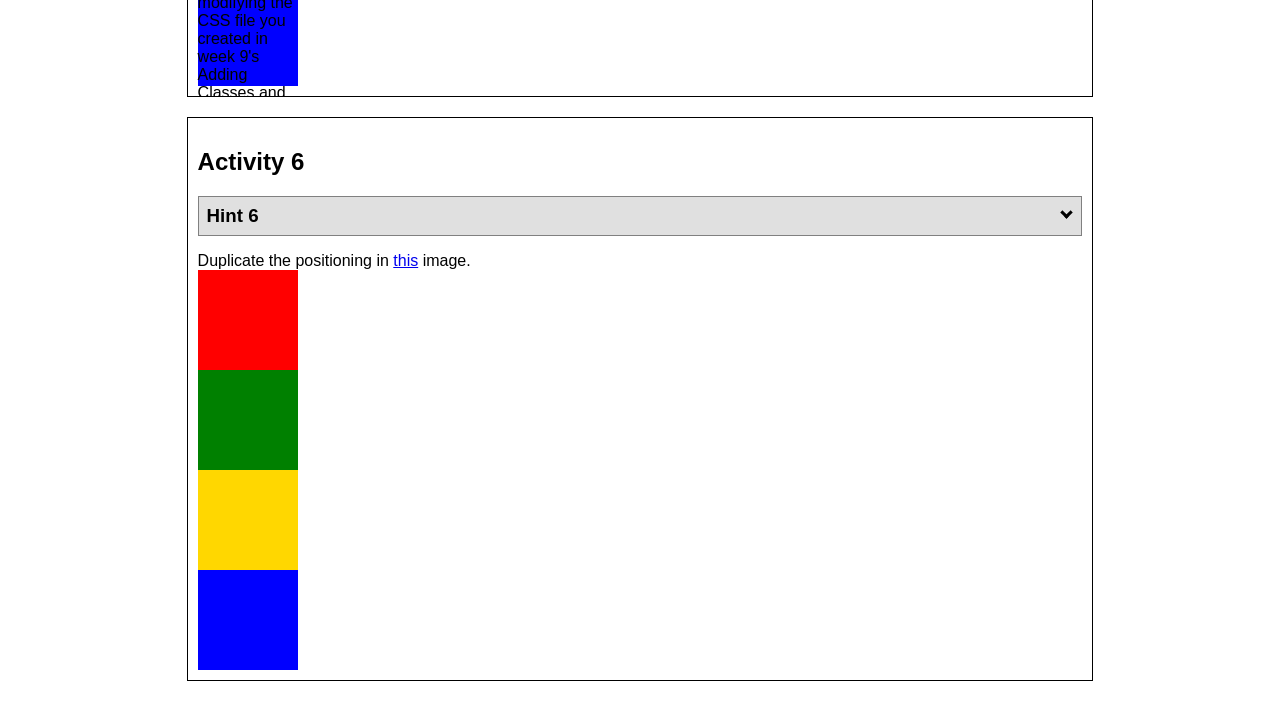
<file: ice/positioning/positioning.html>
<!DOCTYPE html>
<html lang="en">
  <head>
    <!-- HTML - Name: positioning.html -->
    <title>Positioning Activity</title>
    <link rel="stylesheet" type="text/css" href="positionstyles.css" />
  </head>
  <body>
    <div class="activity">
      <h2>WDD 130 positioning exercises</h2>
      For each activity match make the boxes match the image by modifying the stylesheet.</div>
    <div class="activity">
      <h2>Activity 1</h2>
      <section class="hint"><input type="checkbox" ><i></i> <h3>Hint 1</h3><div><p>Use the activity instructions for the firt activity</a></p></div></section>
      <p>Follow the activity instructions to make the boxes match  <a href="images/example1.png" target="_blank">this</a> image.</p>
      <div class="content1" >
        <div class="red1" ></div>
        <div class="green1" ></div>
        <div class="green1" ></div>
        <div class="yellow1"></div>
        <div class="yellow1"></div>
        <div class="blue1"></div>
      </div>
    </div>
    <div class="activity">
      <h2>Activity 2</h2>
      <section class="hint"><input type="checkbox" > <h3>Hint 2</h3><i></i><div>
      <ul>
      <li>grid-template-columns: 50px 50px 50px 50px 50px </li></ul></div></section>
      <p>Overlap and stagger the squares like in <a href="images/example2.png" target="_blank">this</a> image.</p>
      <div class="content2" >
        <div class="red2" ></div>
        <div class="green2" ></div>
        <div class="yellow2"></div>
        <div class="blue2"></div>
      </div>
    </div>
    <div class="activity">
      <h2>Activity 3</h2>
      <section class="hint"><input type="checkbox" > <h3>Hint 3</h3><i></i><div><p>This one is going to be best solved with CSS Grid. Remember to make the boxes the right width first...then start moving them around. </p><h4>Properties used:</h4><ul><li>display:grid;</li><li>grid-template-columns:</li><li>grid-column-gap:</li>
        <li>grid-column:</li>  </ul></div></section>
      Create the 2 column layout like in <a href="images/example3.png" target="_blank">this</a>  image.
      <div class="content3" >
        <div class="red3" ></div>
        <div class="green3" ></div>
        <div class="yellow3"></div>
        <div class="blue3"></div>
      </div>
    </div>
    <div class="activity">
      <h2>Activity 4</h2>
      <section class="hint"><input type="checkbox" > <h3>Hint 4</h3><i></i><div><p>For the others we have been primarily concerned with width. For this one you will need to adjust height as well. </p><h4>Properties used:</h4><ul><li>display:grid;</li><li>grid-template-columns:</li><li>grid-row:</li></ul></div></section>
      Duplicate the positioning in <a href="images/example4.png" target="_blank">this</a> image. 
      <div class="content4" >
        <div class="red4" ></div>
        <div class="green4" ></div>
        <div class="yellow4"></div>
        <div class="blue4"></div>
      </div>
    </div>

    <div class="activity">
      <h2>Activity 5</h2>
      <section class="hint"><input type="checkbox" > <h3>Hint 5</h3><i></i><div><p>Grid is <strong>not</strong> the right way to do this.  In fact there is only one way to really do that...and that is with float. Remember that we float the thing we want the text to wrap around.  Also remember to start by making all the shapes the right size and shape.</p><h4>Properties used:</h4><ul><li>float: left;</li></ul></div></section>
      Wrap the text around the square like in <a href="images/example5.png" target="_blank">this</a> image. This is one case where Grid is NOT the right way to solve this one and will in fact make it harder if you try to use it!
      <div class="content5" >
        <div class="red5" ></div>
        <div class="green5" ></div>
        <div class="yellow5">Step 01: Continue creating the main page for your chosen web site by modifying the CSS file you created in week 9's Adding Classes and IDs to Your Website assignment. This week, you will position all of the content on your main page using the CSS positioning techniques taught in KhanAcademy. When you are done, your webpage layout should reflect what you outlined in the wireframe you designed in the assignment Your Own Site Diagram and Wireframe in week 3. <br />
          If you have changed your mind on how you want the content of your main page laid out, take an opportunity to update your wireframe before completing this assignment (it is much easier to experiment with different layouts in a wireframe than it is to do so by modifying the CSS). Also, if you find that you are having trouble with using CSS positioning, feel free to review the concepts at the learn layout site: http://learnlayout.com/. You should be able to apply these principles to your site. For futher help, refer back to the Max Design site used in the beginning of the course for an example of how to implement your site design.</div>
        <div class="blue5"></div>
      </div>
    </div>
    <div class="activity">
      <h2>Activity 6</h2>
      <section class="hint"><input type="checkbox" > <h3>Hint 6</h3><i></i><div><p>This one is all about visualizing the grid behind the layout. If you are having a hard time doing that first: all the sizes are even multiples of 100, and second here is another example with the lines drawn: <a href="images/example6-hint.png" target="_blank">example 6 with lines</a>. For this one you will find it easiest if you use px for the column width. You can also use <kbd>z-index</kbd> to control the element layering.    </p><h4>Properties used:</h4><ul><li>display:grid;</li><li>grid-template-columns:</li><li>grid-column:</li><li>grid-row:</li><li><a href="https://www.w3schools.com/cssref/pr_pos_z-index.asp" target="_blank">z-index:</a></li></ul></div></section>
      Duplicate the positioning in <a href="images/example6.png" target="_blank">this</a> image.
      <div class="content6" >
        <div class="red6" ></div>
        <div class="green6" ></div>
        <div class="yellow6"></div>
        <div class="blue6"></div>
      </div>
    </div>
  </body>
</html>
</file>
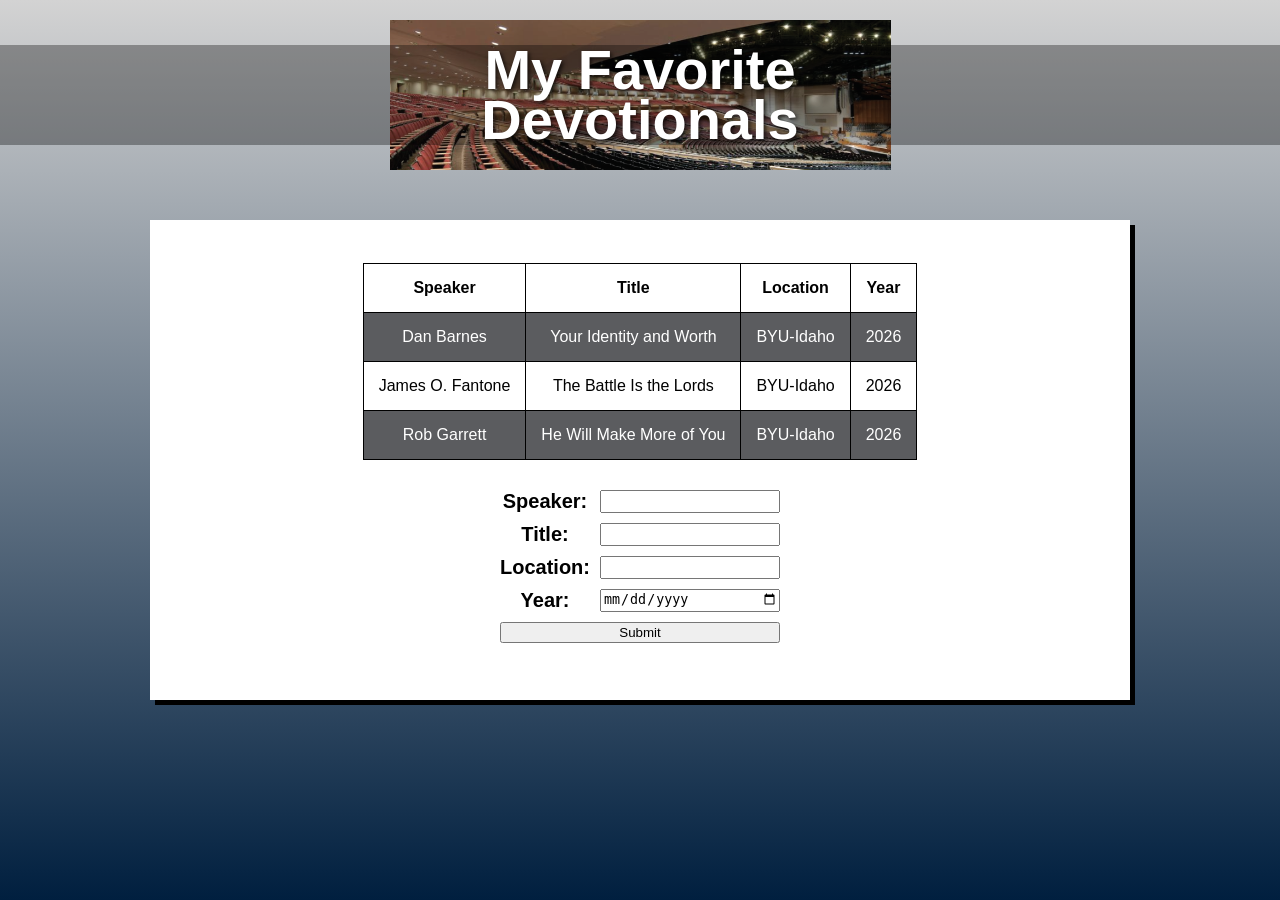
<file: ice/favorite_devo/favorite_devo/favdevo.html>
<!DOCTYPE html>
<html lang="en">
<head>
  <meta charset="UTF-8" />
  <meta name="viewport" content="width=device-width, initial-scale=1.0"/>
  <title>My Favorite Devotionals</title>
  <link rel="stylesheet" href="styles/styles.css" />
</head>
<body>
  <div class="container">
    <header class="header">
      <div class="header-image">
        <h1>My Favorite<br>Devotionals</h1>
      </div>
    </header>
    <main>
      <div class="content-box">
        <!-- Add your devotional content here -->
        <table>
          <!-- tr is table row -->
          <tr>
              <th>Speaker</th>
              <th>Title</th>
              <th>Location</th>
              <th>Year</th>
          </tr>
          <tr>
            <td>Dan Barnes</td>
            <td>Your Identity and Worth</td>
            <td>BYU-Idaho</td>
            <td>2026</td>
          </tr>
          <tr>
            <td>James O. Fantone</td>
            <td>The Battle Is the Lords</td>
            <td>BYU-Idaho</td>
            <td>2026</td>
          </tr>
          <tr>
            <td>Rob Garrett</td>
            <td>He Will Make More of You</td>
            <td>BYU-Idaho</td>
            <td>2026</td>
          </tr>

        </table>

        <form>

          <label for="speaker">Speaker: </label>
          <input type="text" id="speaker" required>

          <label for="title">Title: </label>
          <input type="text" id="title" required>

          <label for="location">Location: </label>
          <input type="password" id="location">

          <label for="year">Year: </label>
          <input type="date" id="year">

          <input type="submit" value="Submit">
        </form>


      </div>
    </main>
  </div>
</body>
</html>
</file>
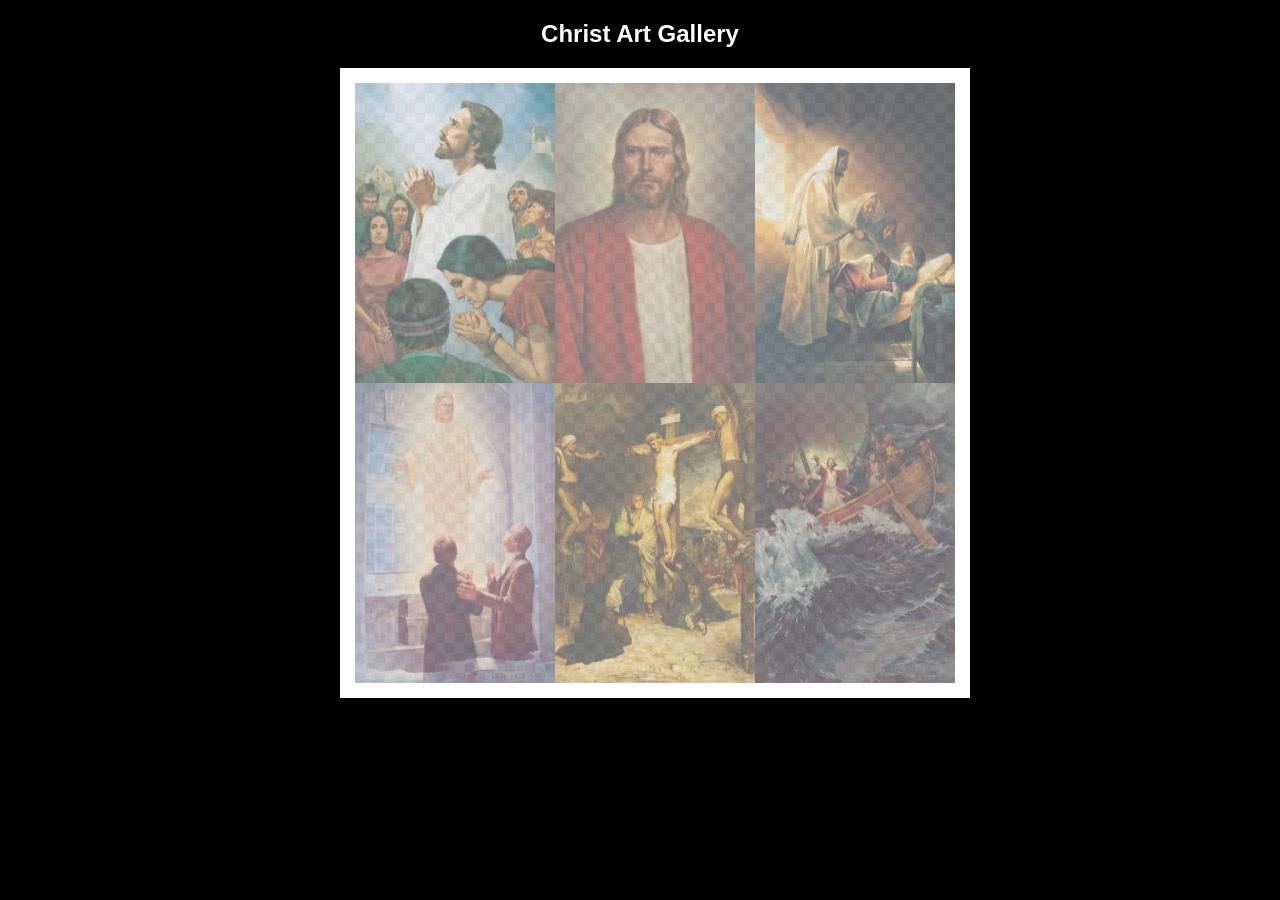
<file: ice/gallery/gallery/gallery.html>
<!DOCTYPE html>
<html lang="en">
<head>
    <meta charset="UTF-8">
    <meta name="viewport" content="width=device-width, initial-scale=1.0">
    <title>Images of Christ</title>
    <style>
        body {
            background: black;
        }
        #wrapper{
            width: 600px;
            margin: 0 auto;
        }
        nav {
            color: white;
            text-align: center;
            font-family: Haettenschweiler, 'Arial Narrow Bold', sans-serif;
        }
        #gallery{
            display: grid;
            grid-template-columns: 200px 200px 200px;
            border: 15px solid rgb(255, 255, 255);
            width: 100%;
            background-color: #ddd;
            background-image:
                linear-gradient(45deg, #ccc 26%, transparent 26%), 
                linear-gradient(135deg, #ccc 26%, transparent 26%),
                linear-gradient(45deg, transparent 75%, #ccc 75%),
                linear-gradient(135deg, transparent 75%, #ccc 75%);
            background-size: 20px 20px; /* Must be a square */
            background-position: 0 0, 10px 0, 10px -10px, 0px 10px; 
            
        }
        #gallery a {
            cursor: url('images/christus.png'), pointer;
        }
        #gallery img {
            /* make a thumbnail of the image that is 200x300 
               instead of using width and height here to help the page load faster */
            width: 200px; 
            height: 300px;

            opacity:50%;
            display:block;
        }
        #gallery img:hover{
            opacity: 100%;
        }
    </style>
</head>
<body>
    <div id="wrapper">
        <nav>
            <h1>Christ Art Gallery</h1>
        </nav>
        <main>
            <div id="gallery">
                <a href="images/big/img1.jpg"><img src="images/small/img1.jpg" alt="Christ praying with the Nephites" ></a>
                <a href="images/big/img2.jpg"><img src="images/small/img2.jpg" alt="Jesus the Christ" ></a>
                <a href="images/big/img3.jpg"><img src="images/small/img3.jpg" alt="Jesus Raising the Daughter of Jairus" ></a>
                <a href="images/big/img4.jpg"><img src="images/small/img4.jpg" alt="The Lord Appears in the Kirtland Temple" ></a>
                <a href="images/big/img5.jpg"><img src="images/small/img5.jpg" alt="Crucifixion of Jesus Christ" ></a>
                <a href="images/big/img6.jpg"><img src="images/small/img6.jpg" alt="Jesus Calms the Storm" ></a>
            </div>
        </main>
    </div>
</body>
</html>
</file>
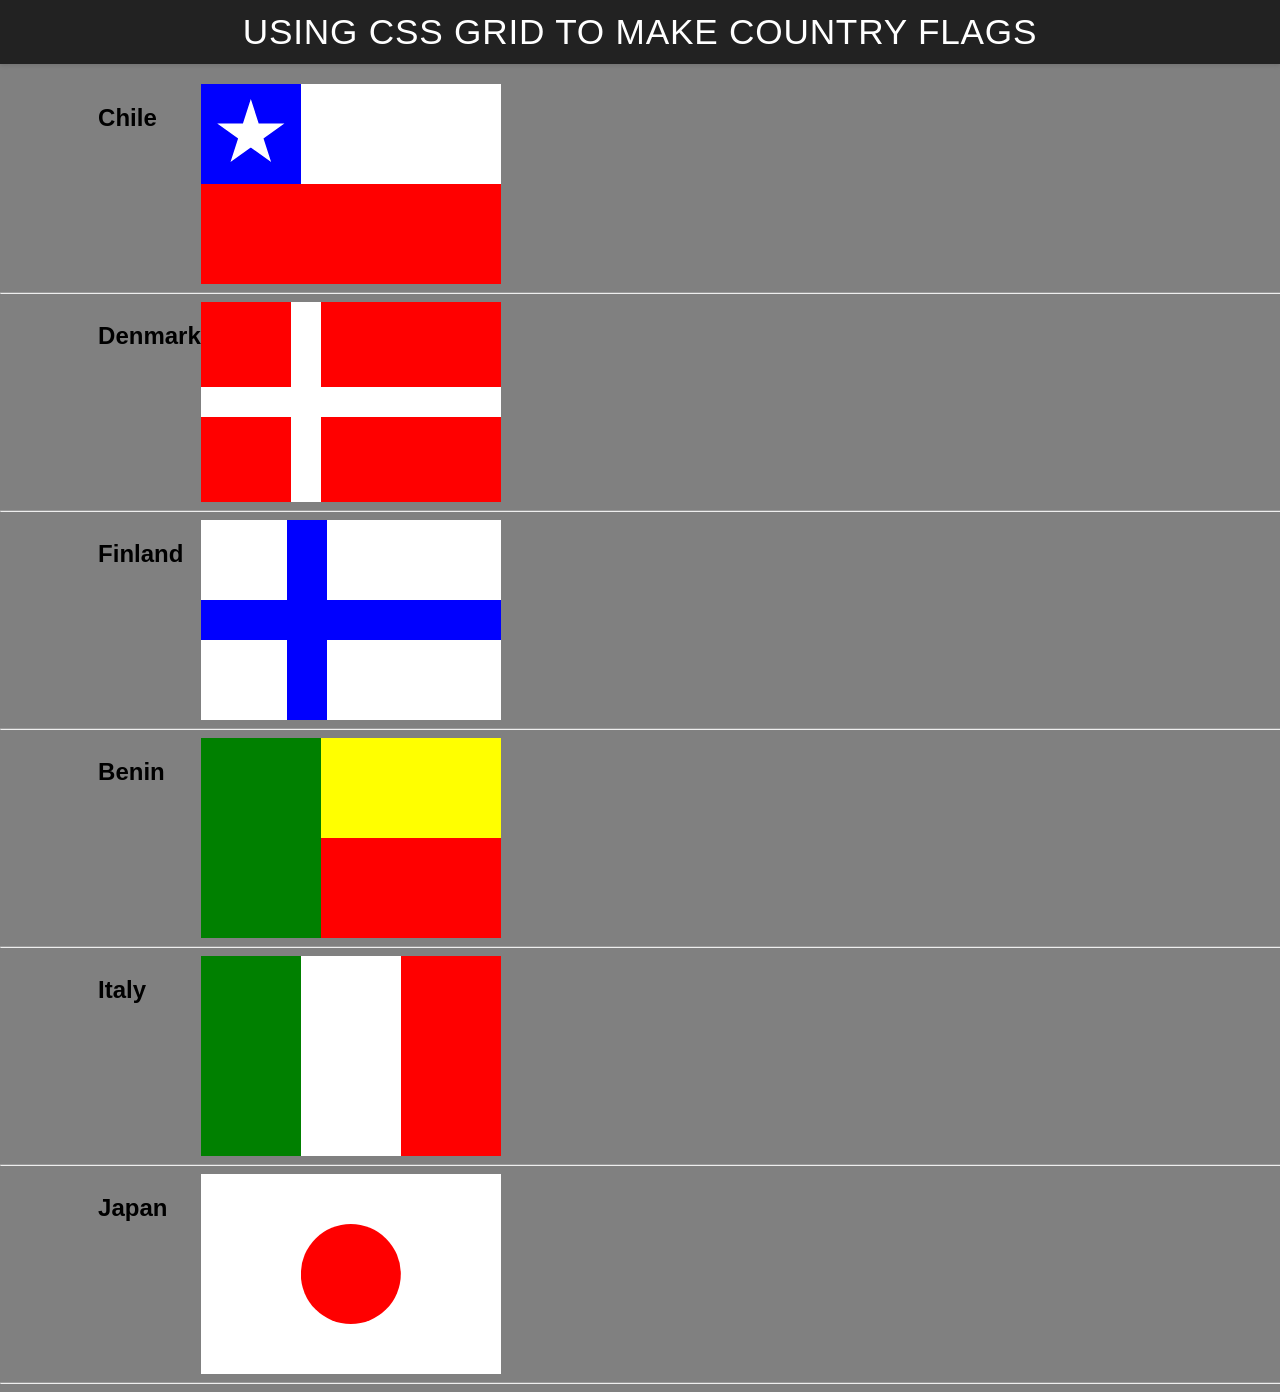
<file: ice/grid_flags/grid_flags/flags.html>
<!DOCTYPE html>
<html lang="en">

<head>
    <meta charset="UTF-8">
    <meta name="viewport" content="width=device-width, initial-scale=1.0">
    <title>Flag</title>
    <style>
        body {
            margin: 0;
            font-family: 'Helvetica Neue', sans-serif;
            background-color: gray;
        }

        header {
            background-color: #222;
            color: #fff;
            padding: 0.75rem 1.5rem;
            display: flex;
            align-items: center;
            justify-content: center;
            font-size: 1.1rem;
            letter-spacing: 0.05rem;
            text-transform: uppercase;
            box-shadow: 0 2px 4px rgba(0, 0, 0, 0.1);
        }

        header h1 {
            margin: 0;
            font-weight: 400;
        }
        main {
            display: grid;
            grid-template-columns: .1fr .1fr 1fr .1fr;
            margin-top: 20px;
        }
        hr {
            width: 100%;
            grid-column: 1 / 5;
        }
        h2 {
            grid-column: 2/3;
        }

        #blue {
            background: blue;
            grid-column: 1 / 2;
            display: grid;
            align-items: center;
            justify-items: center;
        }

        #white {
            background: white;
            grid-column: 2 / 4;
        }

        #red {
            background: red;
            grid-column: 1 / 4;
        }

        #chile {
            display: grid;
            grid-template-columns: 1fr 1fr 1fr;
            grid-template-rows: 1fr 1fr;
            height: 200px;
            width: 300px;
        }

        .star {
            width: 70px;
            aspect-ratio: 1;
            background: white;
            clip-path: polygon(50% 0, 79% 90%, 2% 35%, 98% 35%, 21% 90%);
        }

        #denmark {
            display: grid;
            grid-template-columns: 1fr 2fr;
            grid-template-rows: 1fr 1fr;
            gap: 30px;
            height: 200px;
            width: 300px;
            background-color: white;
        }

        #dred1 {
            background: red;
        }

        #dred2 {
            background: red;
        }

        #dred3 {
            background: red;
        }

        #dred4 {
            background: red;
        }

         #finland {
            display: grid;
            grid-template-columns: 1fr 2fr;
            grid-template-rows: 1fr 1fr;
            gap: 40px;
            height: 200px;
            width: 300px;
            background-color: blue;
        }

        #fwhite1 {
            background: white;
        }

        #fwhite2 {
            background: white;
        }

        #fwhite3 {
            background: white;
        }

        #fwhite4 {
            background: white;
        }

        #benin{ 
             display: grid;
            grid-template-columns: 1fr 1.5fr;
            grid-template-rows: 1fr 1fr;
            height: 200px;
            width: 300px;
        }

        #bgreen{
            background: green;
            grid-row: 1/4;
        }

        #byellow{
            background: yellow;
        }

        #bred{
            background: red;
        }

        #italy{
            display: grid;
            grid-template-columns: 1fr 1fr 1fr;
            height: 200px;
            width: 300px;
        }

        #igreen {
            background: green;
        }

        #iwhite{
            background: white;
        }

        #ired{
            background: red;
        }

        #japan{
            display: grid;
            grid-template-columns: 1fr;
            grid-template-rows: 1fr;
            height: 200px;
            width: 300px;
            place-items: center;
            background: white;
        }

        .circle{
            width: 100px;
            aspect-ratio: 1;
            background: red;
            clip-path: circle(50%)
        }

        
    </style>
</head>

<body>
    <header>
        <h1>Using CSS Grid to make Country Flags</h1>
    </header>
    <main>
        <h2>Chile</h2>
        <div id="chile">
            <div id="blue">
                <div class="star"></div>
            </div>
            <div id="white"></div>
            <div id="red"></div>
        </div>
        <hr>

        <h2>Denmark</h2>
        <div id="denmark">
            <div id="dred1"></div>
            <div id="dred2"></div>
            <div id="dred3"></div>
            <div id="dred4"></div>
        </div>
        <hr>

        <h2>Finland</h2>
        <div id="finland">
            <div id="fwhite1"></div>
            <div id="fwhite2"></div>
            <div id="fwhite3"></div>
            <div id="fwhite4"></div>
        </div>
        <hr>

        <h2>Benin</h2>
        <div id="benin">
            <div id="bgreen"></div>
            <div id="byellow"></div>
            <div id="bred"></div>
        </div>
        <hr>

        <h2>Italy</h2>
        <div id="italy">
            <div id="igreen"></div>
            <div id="iwhite"></div>
            <div id="ired"></div>
        </div>
        <hr>

        <h2>Japan</h2>
        <div id="japan">
                <div class="circle"></div>
            </div>

        </div>
        <hr>
    </main>
</body>

</html>
</file>
<file: styles/portal-page-style.css>
body {
    background-color: #CCC9DC;
    color: #0C1821;
    margin: 0;
    font-family: "Libre Baskerville", Georgia, serif;
    line-height: 1.6;
}

.bar {
    display: flex;
    justify-content: space-between;
    align-items: center;
    gap: 2rem;
    padding: 1.25rem 2.5rem;
    background-color: #0C1821;
}

.logo {
    height: 80px;
    width: auto;
}

.nav-list {
    display: flex;
    list-style: none;
    gap: 2.5rem;
    margin: 0;
    padding: 0;
}

.nav-list a {
    color: #F4F6F8;
    text-decoration: none;
    font-family: "Caveat", cursive;
    font-size: 2rem;
    padding-bottom: 4px;
    border-bottom: 2px solid transparent;
    transition: border-color 0.2s, color 0.2s;
}

.nav-list a:hover,
.nav-list a[aria-current="page"] {
    color: #F4C95D;
    border-bottom-color: #F4C95D;
}

main {
    width: 90%;
    max-width: 1100px;
    margin: 2.5rem auto;
}

#mainparagraph, #sitemap, #feedback {
    margin-bottom: 2rem;
    background-color: #F4F6F8;
    border-radius: 12px;
    border-top: 5px solid #324A5F;
    box-shadow: 0 6px 20px rgba(12, 24, 33, 0.15);
}

#mainparagraph {
    display: grid;
    grid-template-columns: 300px 1fr;
    gap: 1.5rem;
    align-items: center;
    padding: 2.5rem;
}

#mainparagraph h1 {
    grid-column: 1 / -1;
    text-align: center;
    margin: 0;
    font-family: "Caveat", cursive;
    font-size: 3.5rem;
    color: #1B2A41;
    line-height: 1.2;
}

#mainparagraph img {
    width: 100%;
    height: auto;
    border-radius: 8px;
    box-shadow: 0 4px 12px rgba(12, 24, 33, 0.25);
}

.welcome-image {
    border: 4px solid #324A5F;
}

#mainparagraph p {
    margin: 0 0 1rem;
    font-size: 1.05rem;
}

#mainparagraph p:last-child {
    margin-bottom: 0;
}

#sitemap, #feedback {
    padding: 2rem 2.5rem;
}

#sitemap h2, #sitemap h1, #feedback h2 {
    font-family: "Caveat", cursive;
    font-size: 2.8rem;
    color: #1B2A41;
    margin: 0 0 0.5rem;
    line-height: 1.2;
}

#sitemap h3, #feedback h4, #feedback h5, #feedback h6 {
    color: #324A5F;
    margin: 0 0 0.5rem;
}

.project-heading {
    margin-top: 2rem !important;
}

.project-list {
    padding-left: 1.5rem;
}

.project-list li {
    margin-bottom: 0.5rem;
}

table {
    width: 100%;
    border-collapse: collapse;
    margin-top: 1rem;
}

caption {
    font-family: "Caveat", cursive;
    font-size: 1.5rem;
    color: #324A5F;
    text-align: left;
    margin-bottom: 0.5rem;
}

th {
    background-color: #1B2A41;
    color: #F4F6F8;
    padding: 0.75rem;
    text-align: left;
}

td {
    padding: 0.75rem;
    border-bottom: 1px solid #CCC9DC;
}

tbody tr:nth-child(even) {
    background-color: rgba(204, 201, 220, 0.3);
}

a {
    color: #324A5F;
}

td a, .project-list a {
    font-weight: bold;
}

a:hover {
    color: #1B2A41;
}

#feedback form {
    margin-top: 1.25rem;
}

fieldset {
    display: flex;
    flex-direction: column;
    gap: 0.5rem;
    border: 2px solid #CCC9DC;
    border-radius: 8px;
    padding: 1.25rem;
}

legend {
    font-family: "Caveat", cursive;
    font-size: 1.6rem;
    color: #1B2A41;
    padding: 0 0.5rem;
}

label {
    font-weight: bold;
    color: #1B2A41;
}

input, textarea {
    font: inherit;
    font-size: 1rem;
    padding: 0.625rem;
    border: 1px solid #324A5F;
    border-radius: 6px;
    width: 100%;
}

textarea {
    min-height: 120px;
    resize: vertical;
}

button {
    align-self: flex-start;
    font-family: "Caveat", cursive;
    font-size: 1.4rem;
    background-color: #1B2A41;
    color: #F4F6F8;
    border: none;
    border-radius: 6px;
    padding: 0.5rem 1.5rem;
    margin-top: 0.5rem;
    cursor: pointer;
    transition: background-color 0.2s;
}

button:hover {
    background-color: #324A5F;
}

a:focus, input:focus, textarea:focus, button:focus {
    outline: 3px solid #F4C95D;
    outline-offset: 3px;
}

#year {
    color: #F4F6F8;
    font-family: "Caveat", cursive;
    font-size: 1.2rem;
}

@media screen and (max-width: 700px) {
    .bar {
        flex-direction: column;
        padding: 1.25rem;
    }

    .nav-list {
        flex-direction: column;
        align-items: center;
        gap: 0.5rem;
    }

    #mainparagraph {
        grid-template-columns: 1fr;
        padding: 1.5rem;
    }

    #mainparagraph h1 {
        font-size: 2.75rem;
    }

    #sitemap,
    #feedback {
        padding: 1.5rem;
    }

    table {
        display: block;
        overflow-x: auto;
    }
}
</file>
<file: wwr/styles/style.css>
@import url('https://fonts.googleapis.com/css2?family=Forum&family=Playpen+Sans:wght@100..800&display=swap');

#content {
    max-width: 1600px;
    margin: 0 auto;
    background-color: #d8c9ea;
}

nav a {
    text-align: center;
    color: #f8f4ff;
    text-decoration: none;
    padding: 35px;
}

#hero-msg h1,
#hero-msg h4,
.button-box,
main section {
    text-align: center;
}

#background {
    height: 725px;
    background-color: #5f427c;
}

body {
    background-color: #2d1d3a;
    font-family: Forum, Helvetica, sans-serif;
    padding: 0;
    margin: 0;
}

h2 {
    margin: 0;
}

header {
    background-color: #2d1d3a;
    display: grid;
    grid-template-columns: 150px auto;
    position: relative;
    z-index: 2;
}

nav a:hover {
    background-color: #2d1d3a;
    color: #f8f4ff;
}

.book, .join {
    background-color: #5f427c;
    color: #f8f4ff;
    text-decoration: none;
    font-size: 18px;
    padding: 15px 30px;
    margin-top: 50px;
    border-radius: 5px;
}

.book:hover, .join:hover {
    background-color: #46315e;
    color: #f8f4ff;
}

.msg {
    background-color: #5f427c;
    padding: 35px;
    grid-column: 6/10;
    grid-row: 6/7;
    box-shadow: 5px 5px 10px #2d1d3a;
    z-index: 1;
}

.card-img, .mountains {
    width: 100%;
}

footer {
    background-color: #2d1d3a;
    color: #f8f4ff;
    padding: 25px 50px;
    margin-top: 200px;
    display: flex;
    justify-content: space-around;
    align-items: center;
}

.home-title {
    color: #f8f4ff;
    font-family: "Playpen Sans", cursive;
    font-size: 2em;
    margin-top: 10px;
}

h4 {
    color: #f8f4ff;
}

.msg h2 {
    color: #f8f4ff;
    font-family: "Playpen Sans", cursive;
}

.msg p {
    color: #f8f4ff;
    font-size: 0.8em;
    line-height: 1.5em;
    padding-bottom: 15px;
}

footer a {
    color: #f8f4ff;
    text-decoration: none;
    font-size: 1.2em;
}

footer a:hover {
    color: #d8c9ea;
    text-decoration: underline;
}

.logo {
    width: 80px;
}

.icon {
    width: 80px;
    padding-top: 10px;
}

#hero-img {
    width: 100%;
    height: auto;
}

#logo_link {
    padding-top: 5px;
    justify-self: center;
    align-self: center;
}

footer .social img {
    padding-top: 15px;
}

.rivers-card, .camping-card, .rapids-card {
    margin: 200px 0;
}

.card-img {
    width: 100%;
    border: 10px solid #46315e;
    transition: transform .5s;
    box-shadow: 5px 5px 10px #2d1d3a;
}

.card-img:hover {
    opacity: 0.6;
    transform: scale(1.1);
}

main section img {
    box-sizing: border-box;
}

nav {
    display: flex;
    justify-content: space-around;
}

#hero {
    display: grid;
    grid-template-columns: 1fr 3fr 1fr;
    margin-top: -100px;
}

.home-grid {
    display: grid;
    grid-template-columns: repeat(10, 1fr);
}

#hero-box{
    grid-column: 1/4;
    grid-row: 1/3;
    z-index: 0;
}

#hero-msg h4 {
    color: white;
}

#hero-msg { 
    grid-column: 2/3;
    grid-row: 1/2;
    margin-top: 100px;
    z-index: 1;
}

.rivers-card {
    grid-column: 2/4;
    grid-row: 2/3;
}

.camping-card {
    grid-column: 5/7;
    grid-row: 2/3;
}

.rapids-card {
    grid-column: 8/10;
    grid-row: 2/3;
}

#background {
    grid-column: 1/11;
    grid-row: 4/9;
}

.mountains {
    width: 100%;
    grid-column: 2/7;
    grid-row: 5/8;
    box-shadow: 5px 5px 10px #2d1d3a;
    z-index: 0;
}

@media screen and (max-width: 900px) {
    #hero, .home-grid {
        display: block;
        height: auto;
    }
    nav, footer {
        flex-direction: column;
    }
    nav a {
        display: block;
        padding: 15px;
    }
    #hero {
        margin-top: 0;
    }
    #hero-msg {
        margin-top: 0;
    }
    #hero-msg h4 {
        display: none;
    }
    #hero-msg h1 {
        color: #6f7364;
    }
    .home-title {
        font-size: 25px;
    }
    .rivers-card, .camping-card, .rapids-card { 
        margin: 50px auto;
        width: 60%;
    }
    #background {
        display: none;
    }
    .mountains, .msg {
        width: 80%;
        display: block;
        margin: 0 auto;
    }
    footer {
        margin-top: 25px;
    }
}
</file>
<file: ice/portfolio-starter-code/css/index.css>
/* Add your CSS here to style the photography portfolio*/

/* Go here to get fonts: https://fonts.google.com/*/
/* Select a font, and copy it's @import statement. Paste at the top of this file.*/
@import url('https://fonts.googleapis.com/css2?family=Caveat:wght@400..700&family=Libre+Baskerville:ital,wght@0,400..700;1,400..700&display=swap');
/* Flexbox cheat sheet: https://flexbox.malven.co/*/

body { 
    margin: 0;
}

h1 { 
    font-family: 'Caveat';
    font-size: 3em;
    color: rgb(209, 1, 209);
    font-weight: bold;
    text-align: center;
    margin-bottom: 0;
}

h2 {
    font-family: 'Libre Baskerville';
    text-align: center;
    margin-top: 0;
}

nav { 
    display: grid;
    grid-template-columns: 1fr 1fr 1fr 1fr;
    background-color: rgb(124, 124, 124);
    height: 50px;
    margin-bottom: 10px;
}

nav a{
    text-align: center;
    color: white;
    text-decoration: none;
    font-family: 'Libre Baskerville';
    font-size: 1.5em;
    line-height: 50px;

}

nav a:hover {
    background-color: rgb(209, 1, 209);
    color: white;
}

#img-container {
    display: flex;
    flex-direction: column;
    max-height: 1200px;
    flex-wrap: wrap;
    margin-right: 10%;
    margin-left: 10%;
    gap: 10px;
}


img {
    max-width: 200px
}
</file>
<file: styles/box-model.css>
/* Color H1 blue */

/* CSS element selector */

h1 {
  color: #0000ff;
  margin-bottom: 50px;
  text-align: center;
  border-width: 5px;
  border-style: dashed;
  border-color: #00ff00;
  border-radius: 10px;
  padding: 10px;
  margin-left: 25%;
  margin-right: 25%;

}


p {
    color: #ff0000;
}

/* CSS ID selector */
#best-game {
    color: #d80ace;
}

p {
  color: black
}

/* CSS class selector */
.interests {
    color: #00e1ff;
}


/* Combinator selector */
p.interests {
    color: orange;
    display: inline-block;
}

/* Descendancy selector */
div p.interests {
    color: yellow;
      border: 2.5px solid black;
      border-radius: 5px;
}


p span {
  font-weight: bold;
  font-size: 20px;
  color: brown;
}
</file>
<file: ice/positioning/positionstyles.css>
/* CSS - Name: "positionstyles.css" */
/* Activity 1 styles */
.content1 {
  /* This is the parent of the activity 1 boxes. */

}
.red1 { 
  width: 100px; 
  height: 100px; 
  background-color: red; 

} 
.green1 {
  width: 100px; 
  height: 100px; 
  background-color: green; 

} 
.yellow1 {
  width: 100px; 
  height: 100px; 
  background-color: gold; 
} 
.blue1 {
  width: 100px; 
  height: 100px; 
  background-color: blue; 
} 
/* Activity 2 styles */ 
.content2 {
  /* This is the parent of the activity 2 boxes. */
}
.red2 {
  width: 100px; 
  height: 100px; 
  background-color: red; 
} 
.green2 { 
  width: 100px; 
  height: 100px; 
  background-color: green; 
} 
.yellow2 {
  width: 100px; 
  height: 100px; 
  background-color: gold; 
} 
.blue2 {
  width: 100px; 
  height: 100px; 
  background-color: blue; 
} 
/* Activity 3 styles */ 
.content3 {
  /* This is the parent of the activity 3 boxes. */
}
.red3 {
  width: 100px; 
  height: 100px; 
  background-color: red; 
} 
.green3 {
  width: 100px; 
  height: 100px; 
  background-color: green;
} 
.yellow3 {
  width: 100px; 
  height: 100px; 
  background-color: gold; 
} 
.blue3 {
  width: 100px;
  height: 100px; 
  background-color: blue; 
} 
/* Activity 4 styles */ 
.content4 {
  /* This is the parent of the activity 4 boxes. */
  height: 400px;
}
.red4 {
  width: 100px; 
  height: 100px; 
  background-color: red; 
} 
.green4 {
  width: 100px; 
  height: 100px; 
  background-color: green; 
} 
.yellow4 {
  width: 100px; 
  height: 100px; 
  background-color: gold; 
} 
.blue4 {
  width: 100px; 
  height: 100px; 
  background-color: blue; 
} 
/* Activity 5 styles */ 
.content5 {
  /* This is the parent of the activity 5 boxes. */
  height: 400px;
}
.red5 { 
  width: 100px; 
  height: 100px; 
  background-color: red; 
} 
.green5 { 
  width: 100px; 
  height: 100px; 
  background-color: green; 

} 
.yellow5 {
  width: 100px; 
  height: 100px; 
  background-color: gold; 

} 
.blue5 {
  width: 100px; 
  height: 100px; 
  background-color: blue; 
} 
/* Activity 6 styles */ 
.content6 {
  /* This is the parent of the activity 6 boxes. */
}
.red6 {
  width: 100px; 
  height: 100px; 
  background-color: red; 
} 
.green6 {
  width: 100px; 
  height: 100px; 
  background-color: green; 
} 
.yellow6 {
  width: 100px; 
  height: 100px; 
  background-color: gold; 
} 
.blue6 {
  width: 100px; 
  height: 100px; 
  background-color: blue; 
} 


/* Do not make any changes below here */
.activity {
  width: 70%; 
  margin: 20px auto; 
  font-family: Arial, sans-serif; 
  border: 1px solid black; 
  padding: 10px; 
  clear:both; 
  overflow: auto;
} 

.hint {
  border: 1px solid grey;
  background: #e0e0e0;
  padding: .5em;
  position: relative;
  margin: 1em 0;
}
.hint h3 {
  margin: 0;
}
.hint:hover {
  background: #d0d0d0;
}
.hint > div {
  display: none;
}

.hint input[type=checkbox] {
  position: absolute;
  width: 100%;
  height: 100%;
  opacity: 0;
  z-index: 1;
  cursor: pointer;
}

.hint input[type=checkbox]:checked ~ div {
  display: block;
}

.hint i {
  position: absolute;
  transform: translate(-6px, 0);
  margin-top: 16px;
  right: 10px;
  top: -3px;
}
.hint i:before, .hint i:after {
  content: "";
  position: absolute;
  background-color: black;
  width: 3px;
  height: 9px;
}
.hint i:before {
  transform: translate(2px, 0) rotate(45deg);
}
.hint i:after {
  transform: translate(-2px, 0) rotate(-45deg);
}

.hint input[type=checkbox]:checked ~ i:before {
  transform: translate(-2px, 0) rotate(45deg);
}
.hint input[type=checkbox]:checked ~ i:after {
  transform: translate(2px, 0) rotate(-45deg);
}
.hint a {
  position: relative;
  z-index: 1;
}
</file>
<file: ice/favorite_devo/favorite_devo/styles/styles.css>
body {
  margin: 0;
  height: 100%;
  font-family: Arial, sans-serif;
  background: linear-gradient(to bottom, #d3d3d3, #001f3f);
  background-repeat: no-repeat; /* Just in case */
  background-attachment: fixed;
}

.container {
  text-align: center;
}

.header {
  padding: 20px 0;
}

.header-image {
  background-image: url('../images/icenter.png'); /* Replace with your image */
  background-repeat: no-repeat;
  background-position: center;
  height: 150px;
  display: flex;
  flex-direction: column;
  justify-content: center;
  color: white;

}

.header-image h1 {
  margin: 0;
  line-height: 0.9;
    font-size: 3.5em;
  font-weight: bold;
  text-shadow: 2px 2px 4px rgba(0, 0, 0, 0.7);
  background: #00000055;
}

.content-box {
  background-color: white;
  margin: 30px auto;
  width: 90%;
  max-width: 900px;
  padding: 40px;
  box-shadow: 5px 5px 0px black;
  min-height: 400px;

  display: flex;
  flex-direction: column;
  align-items: center;
  justify-content: center;
}

form {
  display: grid;
  grid-template-columns: 1fr 2fr;
  padding: 15px;
  gap: 10px;
  margin-top: 15px;
  font-size: 20px;
  font-weight: bold;
}

input[type="submit"]{
  grid-column: 1/3;
}


table {
  border-collapse: collapse;
}

th, td {
  border: 1px solid black;
  padding: 15px;
}


tr:nth-child(even) { 
  background-color: #5b5c5f;
  color: white;
}

tr:hover{
  background-color: rgba(228, 12, 217, 0.774)
}
</file>
